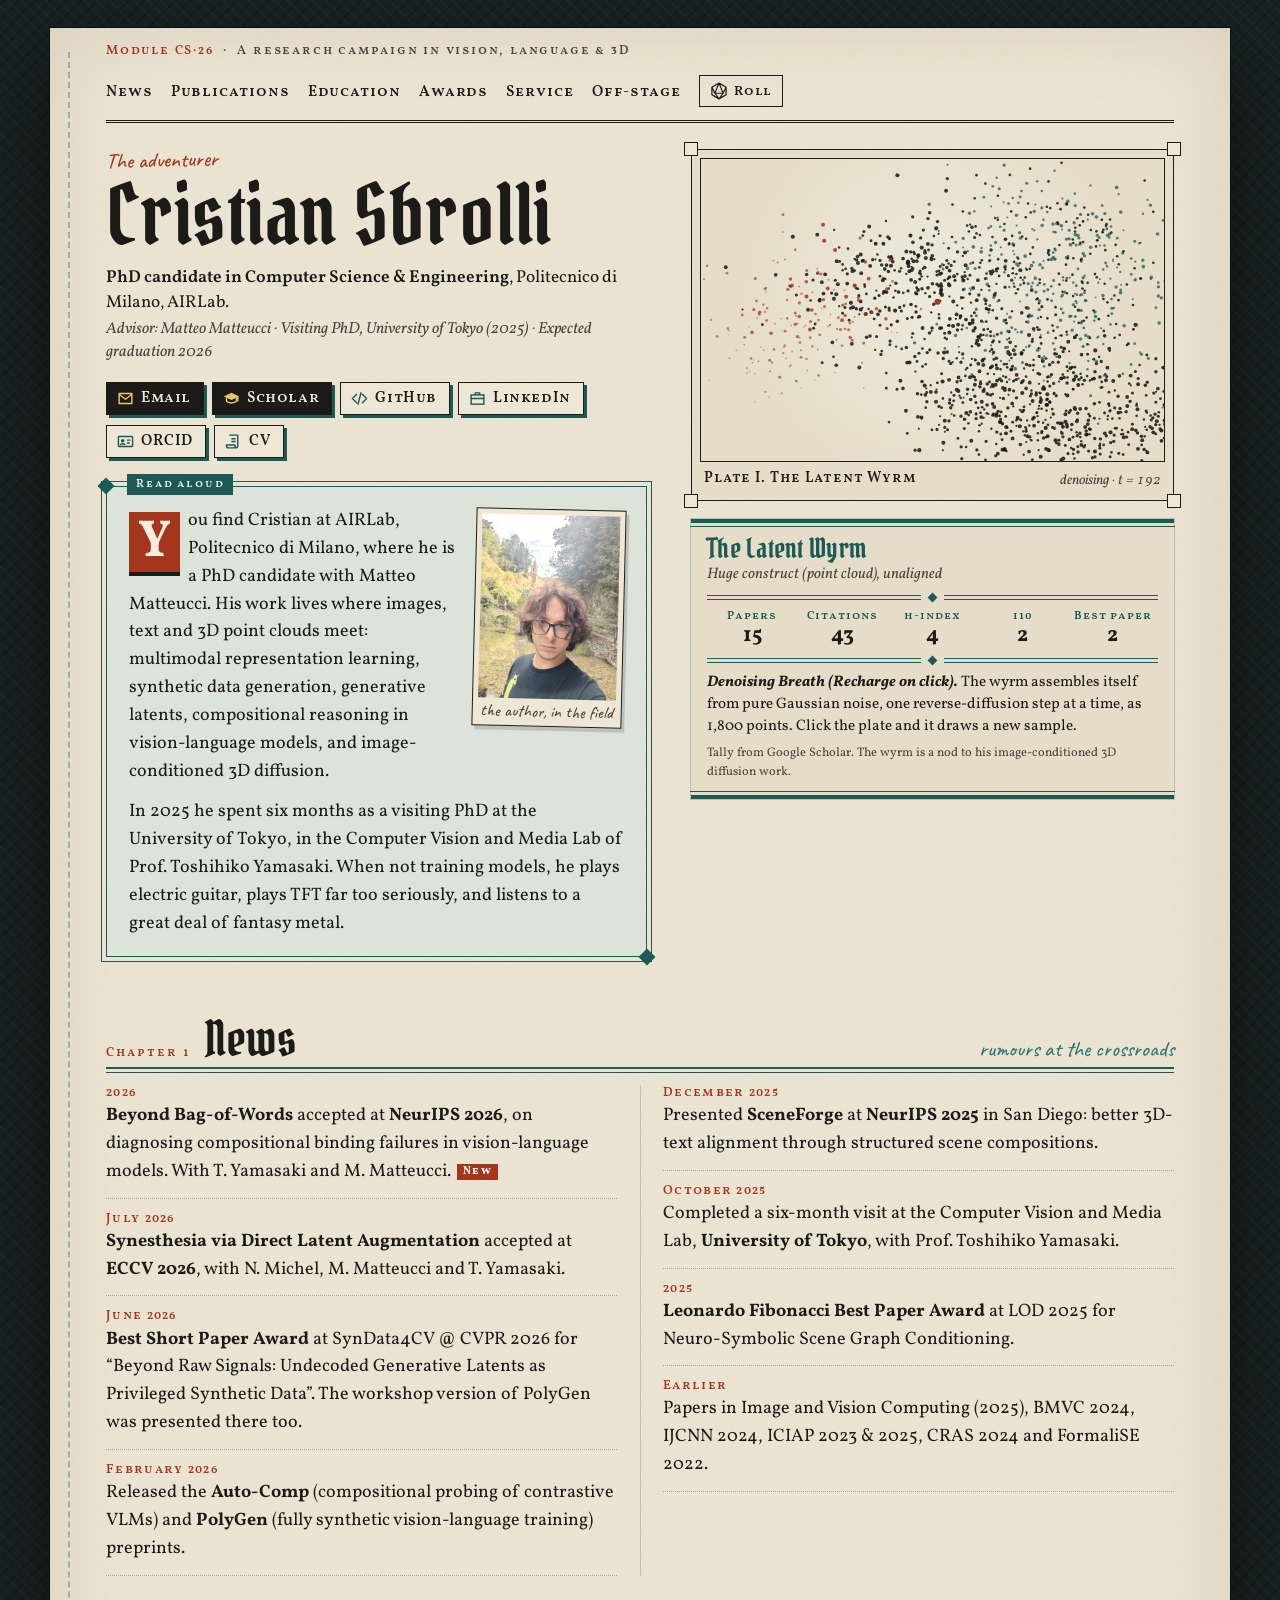
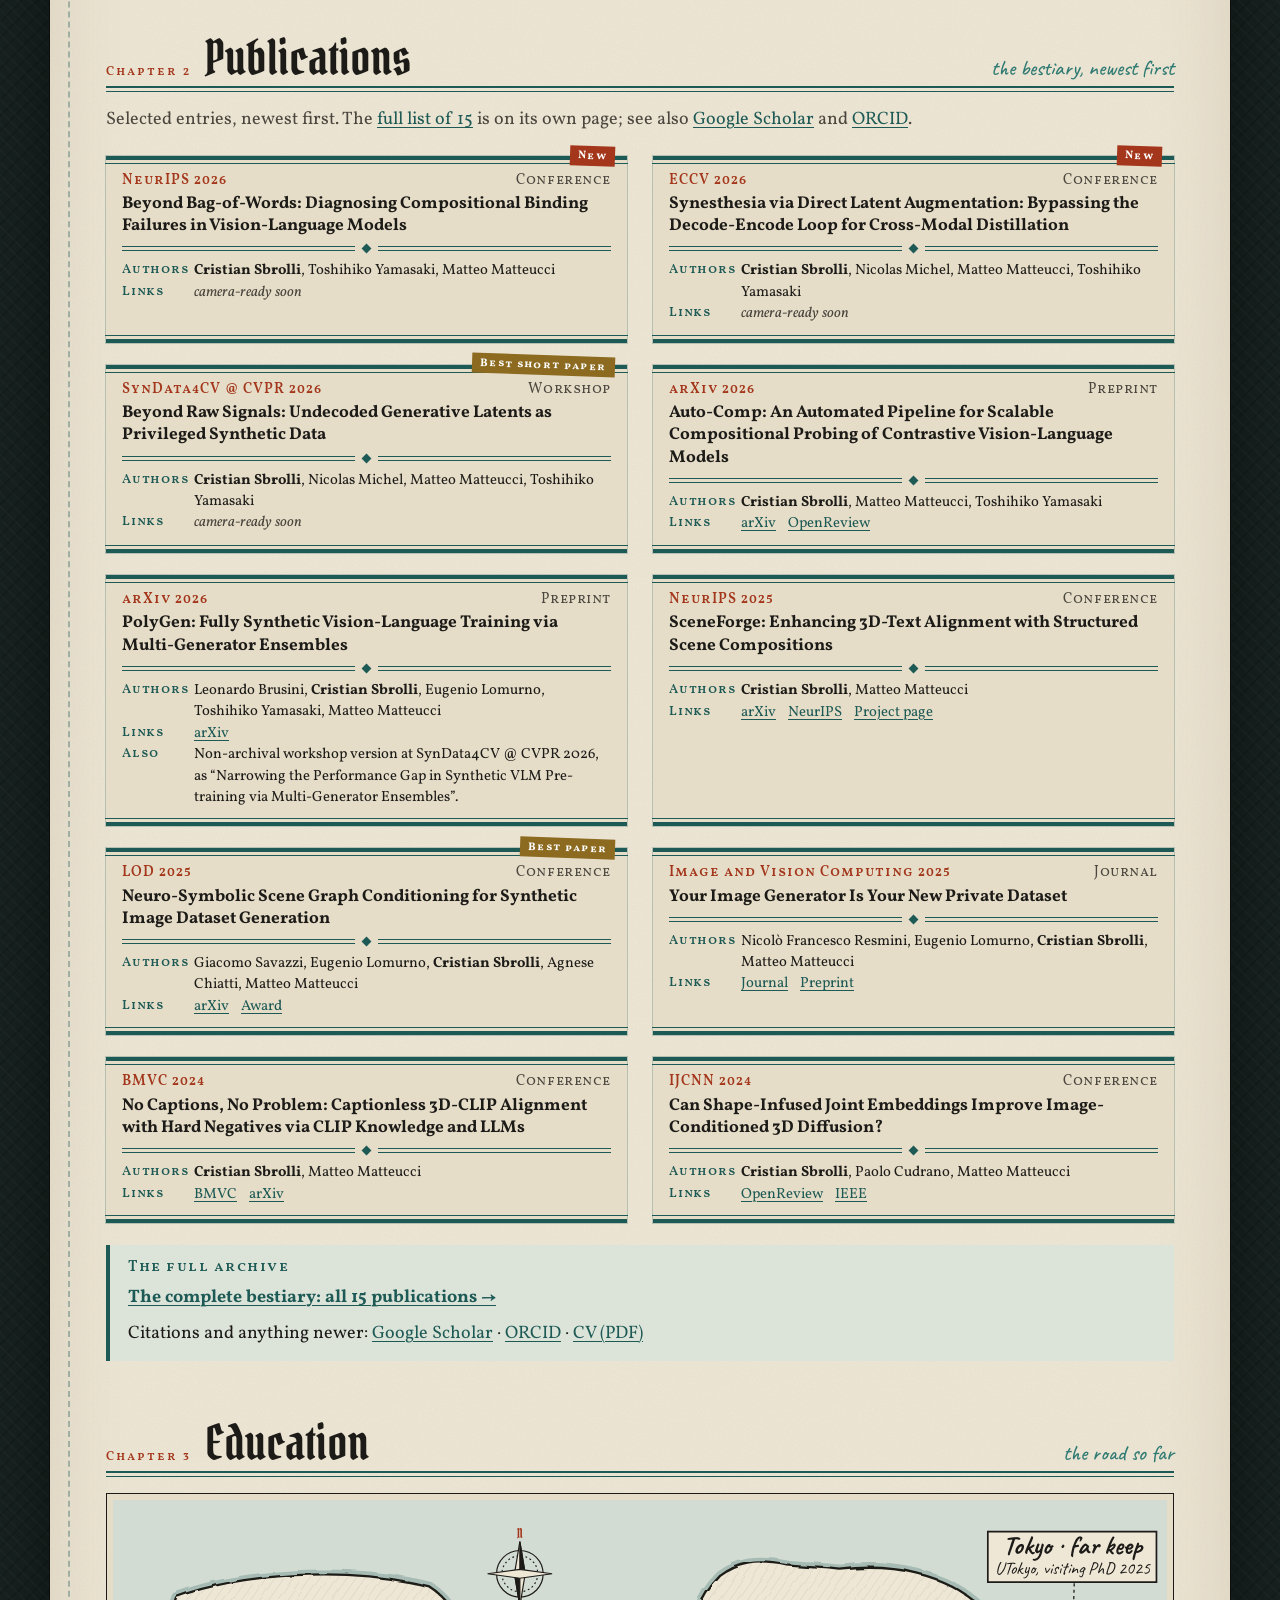
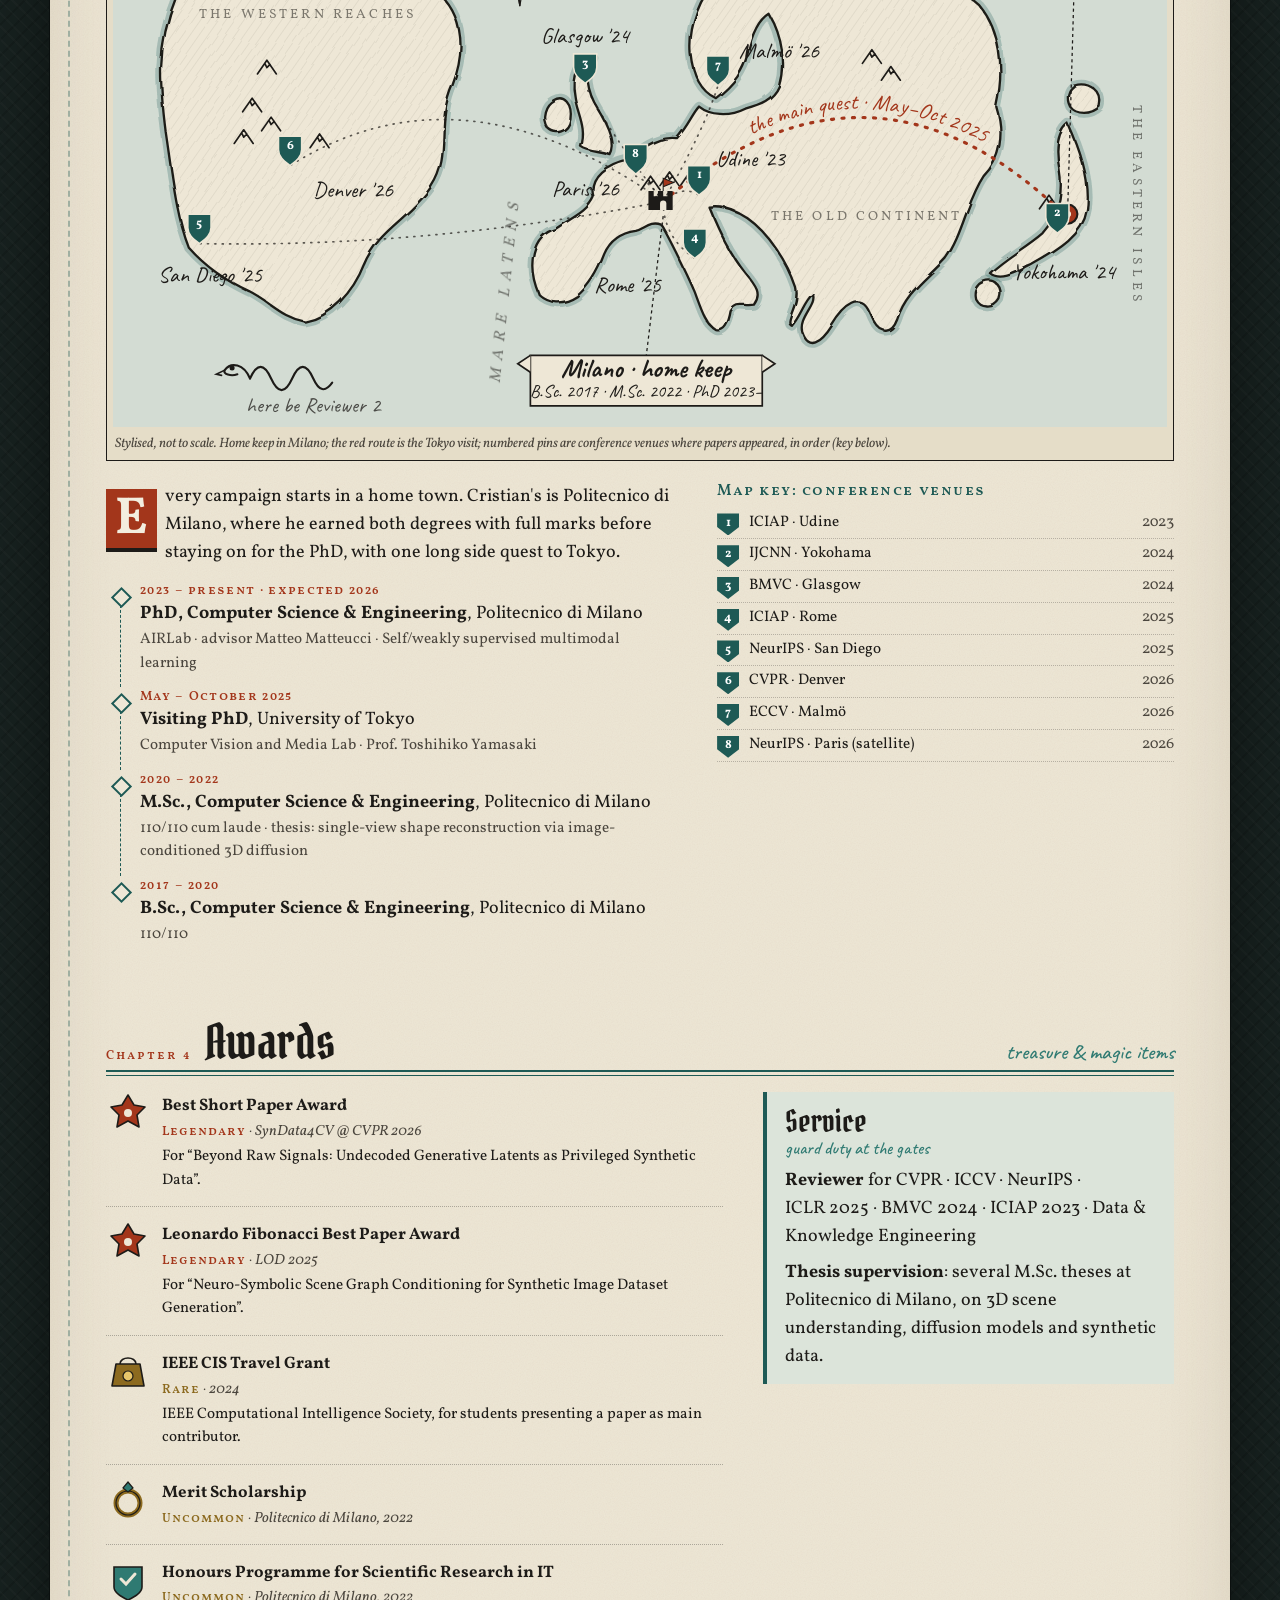
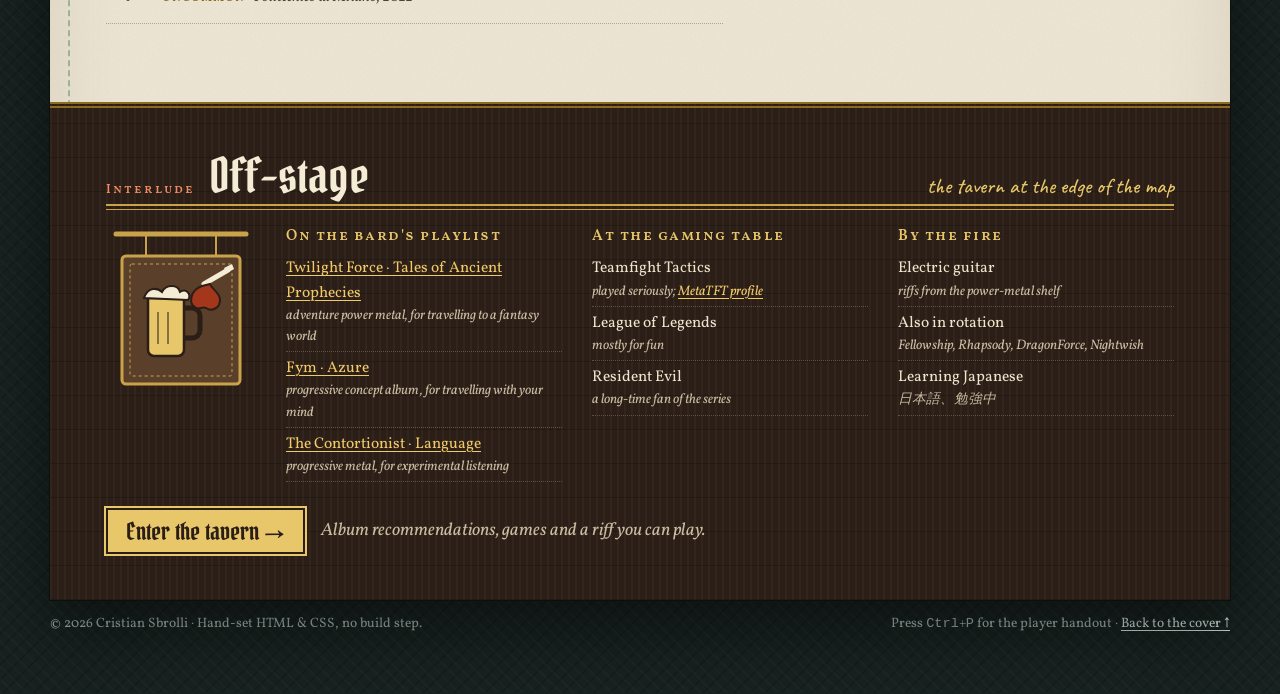
<file: index.html>
<!doctype html>
<html lang="en">
<head>
<meta charset="utf-8">
<meta name="viewport" content="width=device-width, initial-scale=1">
<title>Cristian Sbrolli · PhD candidate, Politecnico di Milano</title>
<meta name="description" content="Cristian Sbrolli, PhD candidate at Politecnico di Milano (AIRLab): multimodal representation learning, synthetic data, 3D point clouds, compositional reasoning in vision-language models.">
<meta property="og:title" content="Cristian Sbrolli · Module CS·26">
<meta property="og:description" content="PhD candidate at Politecnico di Milano (AIRLab). Multimodal learning across images, text and 3D. NeurIPS 2026, ECCV 2026, NeurIPS 2025.">
<meta property="og:image" content="https://mortorit.github.io/assets/img/profile.jpg">
<meta property="og:type" content="website">
<link rel="icon" href="assets/img/favicon.svg" type="image/svg+xml">
<link rel="preconnect" href="https://fonts.googleapis.com">
<link rel="preconnect" href="https://fonts.gstatic.com" crossorigin>
<link href="https://fonts.googleapis.com/css2?family=Caveat:wght@500;700&family=Pirata+One&family=Vollkorn+SC:wght@400;600&family=Vollkorn:ital,wght@0,400;0,600;0,700;1,400;1,600&display=swap" rel="stylesheet">
<link rel="stylesheet" href="assets/css/site.css">
<script defer src="assets/js/data.js"></script>
<script defer src="assets/js/site.js"></script>
<script defer src="assets/js/wyrm.js"></script>
</head>
<body data-root="" id="top">
<a class="skip" href="#news">Skip to content</a>

<svg width="0" height="0" style="position:absolute" aria-hidden="true">
  <defs>
    <symbol id="i-mail" viewBox="0 0 24 24"><path d="M3 5h18v14H3z M3 6l9 7 9-7" fill="none" stroke="currentColor" stroke-width="2" stroke-linejoin="round"/></symbol>
    <symbol id="i-cap" viewBox="0 0 24 24"><path d="M1 9l11-5 11 5-11 5z" fill="currentColor"/><path d="M5 11v5c3 3 11 3 14 0v-5" fill="none" stroke="currentColor" stroke-width="2"/><path d="M21 10v6" stroke="currentColor" stroke-width="2"/></symbol>
    <symbol id="i-code" viewBox="0 0 24 24"><path d="M8 6l-6 6 6 6M16 6l6 6-6 6M14 4l-4 16" fill="none" stroke="currentColor" stroke-width="2" stroke-linecap="round" stroke-linejoin="round"/></symbol>
    <symbol id="i-guild" viewBox="0 0 24 24"><rect x="3" y="7" width="18" height="13" fill="none" stroke="currentColor" stroke-width="2"/><path d="M9 7V4h6v3M3 12h18" fill="none" stroke="currentColor" stroke-width="2"/></symbol>
    <symbol id="i-id" viewBox="0 0 24 24"><rect x="2" y="5" width="20" height="14" rx="1" fill="none" stroke="currentColor" stroke-width="2"/><circle cx="8" cy="11" r="2.5" fill="currentColor"/><path d="M4.5 17c1-2.5 6-2.5 7 0M14 10h5M14 14h4" stroke="currentColor" stroke-width="2" fill="none"/></symbol>
    <symbol id="i-scroll" viewBox="0 0 24 24"><path d="M6 3h12v15a3 3 0 0 1-3 3H5a3 3 0 0 1-3-3v-1h12v1a3 3 0 0 0 3 3" fill="none" stroke="currentColor" stroke-width="2" stroke-linejoin="round"/><path d="M9 8h6M9 12h6" stroke="currentColor" stroke-width="2"/></symbol>
    <symbol id="i-d20" viewBox="0 0 24 24"><path d="M12 1.5l9.5 5.5v10L12 22.5 2.5 17V7z M12 1.5L6.5 15h11z M2.5 7l4 8M21.5 7l-4 8M6.5 15L12 22.5 17.5 15" fill="none" stroke="currentColor" stroke-width="1.6" stroke-linejoin="round"/></symbol>
  </defs>
</svg>

<div class="sheet">
  <header class="mast">
    <div class="code"><b>Module CS·26</b> &nbsp;·&nbsp; A research campaign in vision, language &amp; 3D</div>
    <nav aria-label="Sections">
      <ul>
        <li><a href="#news">News</a></li>
        <li><a href="#publications">Publications</a></li>
        <li><a href="#education">Education</a></li>
        <li><a href="#awards">Awards</a></li>
        <li><a href="#service">Service</a></li>
        <li><a href="off-stage/">Off-stage</a></li>
        <li><button class="d20btn" id="roll" type="button" aria-label="Roll a d20 for a random paper"><svg aria-hidden="true"><use href="#i-d20"/></svg>Roll</button></li>
      </ul>
    </nav>
  </header>

  <section class="hero" aria-label="Introduction">
    <div>
      <p class="kicker">The adventurer</p>
      <h1>Cristian Sbrolli</h1>
      <p class="role"><strong>PhD candidate in Computer Science &amp; Engineering</strong>, Politecnico di Milano, AIRLab.
        <span class="sub">Advisor: Matteo Matteucci · Visiting PhD, University of Tokyo (2025) · Expected graduation 2026</span></p>

      <ul class="links" aria-label="Contact and profiles">
        <li class="primary"><a href="mailto:cristian.sbrolli@polimi.it" data-print="cristian.sbrolli@polimi.it"><svg aria-hidden="true"><use href="#i-mail"/></svg>Email</a></li>
        <li class="primary"><a href="https://scholar.google.com/citations?user=yhvx_3AAAAAJ&amp;hl=en" data-print="scholar.google.com"><svg aria-hidden="true"><use href="#i-cap"/></svg>Scholar</a></li>
        <li><a href="https://github.com/mortorit" data-print="github.com/mortorit"><svg aria-hidden="true"><use href="#i-code"/></svg>GitHub</a></li>
        <li><a href="https://www.linkedin.com/in/cristian-sbrolli-2275651b2/" data-print="linkedin.com"><svg aria-hidden="true"><use href="#i-guild"/></svg>LinkedIn</a></li>
        <li><a href="https://orcid.org/0000-0001-6873-1967" data-print="0000-0001-6873-1967"><svg aria-hidden="true"><use href="#i-id"/></svg>ORCID</a></li>
        <li><a href="assets/docs/Cristian_Sbrolli_CV.pdf" data-print="(PDF)"><svg aria-hidden="true"><use href="#i-scroll"/></svg>CV</a></li>
      </ul>

      <div class="readaloud">
        <span class="tag">Read aloud</span>
        <figure class="portrait">
          <img src="assets/img/profile.jpg" alt="Cristian Sbrolli: long wavy dark hair, black-framed glasses, black band t-shirt, standing by a river with an old stone bell tower behind." width="960" height="1280">
          <figcaption>the author, in the field</figcaption>
        </figure>
        <p class="dropcap">You find Cristian at AIRLab, Politecnico di Milano, where he is a PhD candidate with Matteo Matteucci. His work lives where images, text and 3D point clouds meet: multimodal representation learning, synthetic data generation, generative latents, compositional reasoning in vision-language models, and image-conditioned 3D diffusion.</p>
        <p>In 2025 he spent six months as a visiting PhD at the University of Tokyo, in the Computer Vision and Media Lab of Prof. Toshihiko Yamasaki. When not training models, he plays electric guitar, plays TFT far too seriously, and listens to a great deal of fantasy metal.</p>
      </div>
    </div>

    <div>
      <figure class="plate">
        <span class="corner c1"></span><span class="corner c2"></span><span class="corner c3"></span><span class="corner c4"></span>
        <div class="frame">
          <canvas id="wyrm" width="460" height="300" role="img" aria-label="A dragon drawn with about 1,800 dots, which assemble out of random noise like a diffusion model's reverse process. Click to draw a new sample."></canvas>
        </div>
        <figcaption><b>Plate I. The Latent Wyrm</b><span class="tstep" id="tstep">t = 1000</span></figcaption>
      </figure>

      <div class="stat monster">
        <h2>The Latent Wyrm</h2>
        <p class="type">Huge construct (point cloud), unaligned</p>
        <div class="drule"><i></i></div>
        <dl class="abil" aria-label="Research tally">
          <div><dt>Papers</dt><dd data-stat="papers">15</dd></div>
          <div><dt>Citations</dt><dd data-stat="citations">43</dd></div>
          <div><dt>h-index</dt><dd data-stat="h">4</dd></div>
          <div><dt>i10</dt><dd data-stat="i10">2</dd></div>
          <div><dt>Best paper</dt><dd data-stat="awards">2</dd></div>
        </dl>
        <div class="drule"><i></i></div>
        <p><b>Denoising Breath (Recharge on click).</b> The wyrm assembles itself from pure Gaussian noise, one reverse-diffusion step at a time, as 1,800 points. Click the plate and it draws a new sample.</p>
        <p class="src">Tally from Google Scholar. The wyrm is a nod to his image-conditioned 3D diffusion work.</p>
      </div>
    </div>
  </section>

  <!-- ===================== NEWS ===================== -->
  <section class="chapter" id="news" aria-labelledby="h-news">
    <div class="chead"><span class="num">Chapter 1</span><h2 id="h-news">News</h2><span class="alias">rumours at the crossroads</span></div>
    <div class="cols">
      <ul class="news" id="newslist">
        <li><time datetime="2026">2026</time><b>Beyond Bag-of-Words</b> accepted at <b>NeurIPS 2026</b>.</li>
      </ul>
    </div>
  </section>

  <!-- ===================== PUBLICATIONS ===================== -->
  <section class="chapter" id="publications" aria-labelledby="h-pubs">
    <div class="chead"><span class="num">Chapter 2</span><h2 id="h-pubs">Publications</h2><span class="alias">the bestiary, newest first</span></div>
    <p class="lede">Selected entries, newest first. The <a href="publications/">full list of <span data-stat="papers">15</span></a> is on its own page; see also <a href="https://scholar.google.com/citations?user=yhvx_3AAAAAJ&amp;hl=en">Google Scholar</a> and <a href="https://orcid.org/0000-0001-6873-1967">ORCID</a>.</p>
    <div class="pubs" id="publist">
      <noscript><p>The publication list needs JavaScript. See the <a href="https://scholar.google.com/citations?user=yhvx_3AAAAAJ&amp;hl=en">Google Scholar profile</a> instead.</p></noscript>
    </div>
  </section>

  <!-- ===================== EDUCATION ===================== -->
  <section class="chapter" id="education" aria-labelledby="h-edu">
    <div class="chead"><span class="num">Chapter 3</span><h2 id="h-edu">Education</h2><span class="alias">the road so far</span></div>

    <figure class="map">
      <div class="scroll" id="mapscroll" tabindex="0" aria-label="Journey map (scrolls sideways on small screens)">
      <svg viewBox="0 0 1000 500" role="img" aria-labelledby="map-t map-d">
        <title id="map-t">Map of the journey</title>
        <desc id="map-d">A hand-drawn style map. Home keep: Milano, Politecnico di Milano (B.Sc. 2017, M.Sc. 2022, PhD 2023 to present). Main route to Tokyo, University of Tokyo, visiting PhD 2025. Numbered pins mark conference venues: ICIAP Udine 2023, IJCNN Yokohama 2024, BMVC Glasgow 2024, ICIAP Rome 2025, NeurIPS San Diego 2025, CVPR Denver 2026, ECCV Malmö 2026, NeurIPS Paris satellite 2026.</desc>
        <defs>
          <filter id="rough" x="-5%" y="-5%" width="110%" height="110%">
            <feTurbulence type="fractalNoise" baseFrequency=".04" numOctaves="2" seed="7"/>
            <feDisplacementMap in="SourceGraphic" scale="4.5"/>
          </filter>
          <pattern id="hatch" width="7" height="7" patternUnits="userSpaceOnUse" patternTransform="rotate(35)">
            <line x1="0" y1="0" x2="0" y2="7" stroke="#1D1B18" stroke-opacity=".10" stroke-width="1.2"/>
          </pattern>
          <g id="mtn"><path d="M-9 5 L0 -8 L9 5 M-2 -5 L0 -1 L3 -4" fill="none" stroke="#1D1B18" stroke-width="1.6" stroke-linejoin="round" stroke-linecap="round"/></g>
          <g id="pin"><path d="M-11 -30 h22 v13 c0 7 -6 11 -11 15 c-5 -4 -11 -8 -11 -15z" fill="#1E5A55" stroke="#EEE7D6" stroke-width="1.5"/></g>
          <g id="wave"><path d="M-10 0 q5 -5 10 0 q5 5 10 0" fill="none" stroke="#1E5A55" stroke-opacity=".45" stroke-width="1.4" stroke-linecap="round"/></g>
        </defs>

        <!-- sea texture -->
        <rect width="1000" height="500" fill="#D3DCD3"/>
        <g opacity=".9">
          <use href="#wave" x="360" y="120"/><use href="#wave" x="340" y="250"/><use href="#wave" x="380" y="330"/>
          <use href="#wave" x="40" y="440"/><use href="#wave" x="250" y="455"/><use href="#wave" x="700" y="460"/>
          <use href="#wave" x="960" y="120"/><use href="#wave" x="955" y="472"/><use href="#wave" x="560" y="455"/>
          <use href="#wave" x="20" y="60"/><use href="#wave" x="740" y="420"/><use href="#wave" x="470" y="40"/>
        </g>

        <g filter="url(#rough)">
          <!-- coast halo -->
          <g fill="none" stroke="#1E5A55" stroke-opacity=".25" stroke-width="9" stroke-linejoin="round">
            <path id="am" d="M60,92 C120,70 220,62 300,82 C332,102 336,140 322,176 C306,212 322,242 302,272 C282,302 252,312 238,346 C228,372 206,396 182,400 C160,396 150,382 130,372 C104,360 86,346 72,330 C60,300 56,260 50,220 C45,180 40,140 60,92 Z"/>
            <path id="eu" d="M404,374 C392,346 398,318 420,312 C434,302 450,296 456,282 C450,262 470,250 488,246 C506,232 520,224 535,226 C546,214 550,202 556,196 C566,204 584,206 600,198 C614,194 626,190 632,176 C638,156 634,128 622,108 C612,114 606,128 602,146 C598,162 590,174 572,188 C558,182 550,166 548,146 C546,120 556,92 576,72 C592,60 610,56 640,62 C660,64 676,64 690,66 C740,60 790,70 822,100 C842,124 846,160 838,196 C846,222 842,246 826,262 C810,286 806,318 790,340 C772,360 752,372 744,398 C738,414 726,412 718,392 C710,372 694,384 682,404 C672,420 660,428 654,410 C650,396 668,384 664,374 C656,380 652,396 644,404 C636,400 652,384 648,368 C640,344 622,316 602,302 C590,294 578,290 566,292 C574,312 584,334 600,354 C610,366 616,374 608,384 C598,386 592,380 586,390 C584,402 580,410 572,408 C562,402 558,388 552,372 C546,358 540,346 534,334 C528,322 524,314 520,308 C510,304 504,312 496,314 C482,316 472,322 466,336 C460,352 452,366 440,376 C428,384 414,384 404,374 Z"/>
            <path id="gb" d="M456,150 C446,162 450,182 460,198 C470,214 478,232 472,242 C462,238 452,240 444,234 C450,216 440,202 438,186 C434,166 442,150 456,150 Z"/>
            <path id="ie" d="M418,190 C428,184 436,194 434,208 C432,220 420,224 412,216 C406,206 410,194 418,190 Z"/>
            <path id="jp" d="M906,212 C918,238 928,268 924,294 C920,318 898,332 872,346 C856,354 842,362 832,354 C846,340 866,330 882,316 C896,300 902,280 898,256 C894,236 896,220 906,212 Z"/>
            <path id="hk" d="M912,176 C926,172 940,182 936,196 C928,204 914,204 908,196 C904,188 906,180 912,176 Z"/>
            <path id="ky" d="M826,362 C836,358 844,366 840,378 C834,388 822,386 818,378 C816,370 820,364 826,362 Z"/>
          </g>
          <g fill="#EEE7D6" stroke="#1D1B18" stroke-width="2.2" stroke-linejoin="round">
            <use href="#am"/><use href="#eu"/><use href="#gb"/><use href="#ie"/><use href="#jp"/><use href="#hk"/><use href="#ky"/>
          </g>
          <g fill="url(#hatch)">
            <use href="#am"/><use href="#eu"/><use href="#gb"/><use href="#ie"/><use href="#jp"/><use href="#hk"/><use href="#ky"/>
          </g>
        </g>

        <!-- mountains: Rockies, Alps, Fuji -->
        <g>
          <use href="#mtn" x="132" y="196"/><use href="#mtn" x="150" y="214"/><use href="#mtn" x="124" y="226"/><use href="#mtn" x="146" y="160"/><use href="#mtn" x="196" y="230"/>
          <use href="#mtn" x="510" y="270"/><use href="#mtn" x="528" y="266"/><use href="#mtn" x="546" y="268"/>
          <use href="#mtn" x="888" y="288"/>
          <use href="#mtn" x="720" y="150"/><use href="#mtn" x="738" y="166"/>
        </g>

        <!-- region names (flavour) -->
        <g font-family="Vollkorn SC, serif" font-size="15" letter-spacing="5" fill="#1D1B18" fill-opacity=".55" text-anchor="middle">
          <text x="185" y="112" font-size="13" letter-spacing="3">THE WESTERN REACHES</text>
          <text x="715" y="304" font-size="13" letter-spacing="3">THE OLD CONTINENT</text>
          <text x="376" y="370" transform="rotate(-84 376 370)" font-style="italic" letter-spacing="7">MARE LATENS</text>
        </g>
        <text x="968" y="290" transform="rotate(90 968 290)" font-family="Vollkorn SC, serif" font-size="13" letter-spacing="4" fill="#1D1B18" fill-opacity=".55" text-anchor="middle">THE EASTERN ISLES</text>

        <!-- sea serpent -->
        <g transform="translate(190 448)" fill="none" stroke="#1D1B18" stroke-width="2" stroke-linecap="round">
          <path d="M-60 6 q10 -22 20 0 q10 22 20 0 q10 -22 20 0 q8 18 18 4"/>
          <path d="M-60 6 c-6 -14 -18 -16 -24 -8 c-2 4 6 6 12 4" />
          <circle cx="-77" cy="-4" r="1.4" fill="#1D1B18"/>
          <path d="M-84 -2 l-8 4 l5 1" stroke-width="1.5"/>
        </g>
        <text x="190" y="486" font-family="Caveat, cursive" font-size="20" fill="#1D1B18" fill-opacity=".75" text-anchor="middle">here be Reviewer 2</text>

        <!-- compass rose -->
        <g transform="translate(386 70) scale(.85)" stroke="#1D1B18" stroke-width="1.3">
          <circle r="26" fill="none"/><circle r="20" fill="none" stroke-dasharray="2 3"/>
          <path d="M0 -36 L6 0 L0 36 L-6 0Z" fill="#EEE7D6"/><path d="M0 -36 L6 0 L0 0Z" fill="#1D1B18"/><path d="M0 36 L-6 0 L0 0Z" fill="#1D1B18"/>
          <path d="M-36 0 L0 -5 L36 0 L0 5Z" fill="#EEE7D6"/>
          <text y="-40" text-anchor="middle" font-family="Pirata One, serif" font-size="15" stroke="none" fill="#A3361B">N</text>
        </g>

        <!-- dotted lines: venues, not necessarily trips -->
        <g fill="none" stroke="#1D1B18" stroke-opacity=".7" stroke-width="1.6" stroke-dasharray="1 6" stroke-linecap="round">
          <path d="M522 286 Q540 270 556 280"/>
          <path d="M522 286 Q510 268 496 262"/>
          <path d="M522 286 Q522 320 552 340"/>
          <path d="M522 286 Q470 220 448 176"/>
          <path d="M522 286 Q560 220 574 176"/>
          <path d="M522 286 Q330 150 168 252"/>
          <path d="M522 286 Q300 330 82 326"/>
        </g>
        <!-- main quest: Milano to Tokyo -->
        <path id="quest" d="M522 286 Q720 120 904 300" fill="none" stroke="#A3361B" stroke-width="3" stroke-dasharray="2 8" stroke-linecap="round"/>
        <text font-family="Caveat, cursive" font-size="21" fill="#A3361B" dy="-8"><textPath href="#quest" startOffset="24%">the main quest · May–Oct 2025</textPath></text>

        <!-- home keep: Milano -->
        <g transform="translate(522 288)">
          <path d="M-14 6 v-18 h5 v5 h4 v-5 h5 v5 h4 v-5 h5 v18z" fill="#1D1B18"/>
          <path d="M-3 6 v-6 a3 3 0 0 1 6 0 v6z" fill="#EEE7D6"/>
          <path d="M0 -12 v-12 l10 4 l-10 4" fill="#A3361B" stroke="#1D1B18" stroke-width="1"/>
        </g>
        <!-- far keep: Tokyo -->
        <g transform="translate(906 298)">
          <circle r="9" fill="#A3361B" stroke="#1D1B18" stroke-width="2"/><circle r="3" fill="#EEE7D6"/>
        </g>

        <!-- cartouches -->
        <g font-family="Caveat, cursive" fill="#1D1B18">
          <path d="M522 300 L506 432" stroke="#1D1B18" stroke-width="1.2" stroke-dasharray="3 3"/>
          <g transform="translate(396 432)">
            <path d="M0 0 h220 v48 h-220z" fill="#EEE7D6" stroke="#1D1B18" stroke-width="1.6"/>
            <path d="M0 0 l-12 8 l12 8 M220 0 l12 8 l-12 8" fill="#EEE7D6" stroke="#1D1B18" stroke-width="1.6"/>
            <text x="110" y="21" text-anchor="middle" font-size="25" font-weight="700">Milano · home keep</text>
            <text x="110" y="40" text-anchor="middle" font-size="17">B.Sc. 2017 · M.Sc. 2022 · PhD 2023–</text>
          </g>
          <path d="M906 286 L912 78" stroke="#1D1B18" stroke-width="1.2" stroke-dasharray="3 3"/>
          <g transform="translate(830 30)">
            <path d="M0 0 h160 v48 h-160z" fill="#EEE7D6" stroke="#1D1B18" stroke-width="1.6"/>
            <text x="80" y="21" text-anchor="middle" font-size="25" font-weight="700">Tokyo · far keep</text>
            <text x="80" y="40" text-anchor="middle" font-size="17">UTokyo, visiting PhD 2025</text>
          </g>
        </g>

        <!-- conference pins -->
        <g font-family="Vollkorn, serif" font-weight="700" font-size="12" fill="#fff" text-anchor="middle">
          <g transform="translate(556 282)"><use href="#pin"/><text y="-18">1</text></g>
          <g transform="translate(896 318)"><use href="#pin"/><text y="-18">2</text></g>
          <g transform="translate(448 176)"><use href="#pin"/><text y="-18">3</text></g>
          <g transform="translate(552 342)"><use href="#pin"/><text y="-18">4</text></g>
          <g transform="translate(82 328)"><use href="#pin"/><text y="-18">5</text></g>
          <g transform="translate(168 254)"><use href="#pin"/><text y="-18">6</text></g>
          <g transform="translate(574 178)"><use href="#pin"/><text y="-18">7</text></g>
          <g transform="translate(496 262)"><use href="#pin"/><text y="-18">8</text></g>
        </g>

        <!-- hand labels -->
        <g font-family="Caveat, cursive" font-size="21" fill="#1D1B18">
          <g class="map-labels-small">
            <text x="572" y="252">Udine '23</text>
            <text x="902" y="360" text-anchor="middle">Yokohama '24</text>
            <text x="448" y="136" text-anchor="middle">Glasgow '24</text>
            <text x="520" y="372" text-anchor="end">Rome '25</text>
            <text x="92" y="362" text-anchor="middle">San Diego '25</text>
            <text x="190" y="282">Denver '26</text>
            <text x="594" y="150">Malmö '26</text>
            <text x="480" y="281" text-anchor="end">Paris '26</text>
          </g>
        </g>
      </svg>
      </div>
      <figcaption><span class="swipe">Swipe sideways to explore the map. </span>Stylised, not to scale. Home keep in Milano; the red route is the Tokyo visit; numbered pins are conference venues where papers appeared, in order (key below).</figcaption>
    </figure>

    <div class="edu-grid">
      <div>
        <p class="dropcap" style="margin:0 0 16px">Every campaign starts in a home town. Cristian's is Politecnico di Milano, where he earned both degrees with full marks before staying on for the PhD, with one long side quest to Tokyo.</p>
        <ol class="edu" reversed>
          <li><span class="when">2023 – present · expected 2026</span><b>PhD, Computer Science &amp; Engineering</b>, Politecnico di Milano<span class="det">AIRLab · advisor Matteo Matteucci · Self/weakly supervised multimodal learning</span></li>
          <li><span class="when">May – October 2025</span><b>Visiting PhD</b>, University of Tokyo<span class="det">Computer Vision and Media Lab · Prof. Toshihiko Yamasaki</span></li>
          <li><span class="when">2020 – 2022</span><b>M.Sc., Computer Science &amp; Engineering</b>, Politecnico di Milano<span class="det">110/110 cum laude · thesis: single-view shape reconstruction via image-conditioned 3D diffusion</span></li>
          <li><span class="when">2017 – 2020</span><b>B.Sc., Computer Science &amp; Engineering</b>, Politecnico di Milano<span class="det">110/110</span></li>
        </ol>
      </div>
      <div>
        <h3 class="h-small">Map key: conference venues</h3>
        <ol class="legend">
          <li><span class="k">1</span>ICIAP · Udine<span class="yr">2023</span></li>
          <li><span class="k">2</span>IJCNN · Yokohama<span class="yr">2024</span></li>
          <li><span class="k">3</span>BMVC · Glasgow<span class="yr">2024</span></li>
          <li><span class="k">4</span>ICIAP · Rome<span class="yr">2025</span></li>
          <li><span class="k">5</span>NeurIPS · San Diego<span class="yr">2025</span></li>
          <li><span class="k">6</span>CVPR · Denver<span class="yr">2026</span></li>
          <li><span class="k">7</span>ECCV · Malmö<span class="yr">2026</span></li>
          <li><span class="k">8</span>NeurIPS · Paris (satellite)<span class="yr">2026</span></li>
        </ol>
      </div>
    </div>
  </section>

  <!-- ===================== AWARDS ===================== -->
  <section class="chapter" id="awards" aria-labelledby="h-aw">
    <div class="chead"><span class="num">Chapter 4</span><h2 id="h-aw">Awards</h2><span class="alias">treasure &amp; magic items</span></div>
    <div class="aw-grid">
      <ul class="loot">
        <li>
          <svg viewBox="0 0 44 44" aria-hidden="true"><path d="M22 3l6 10 11 2-8 8 2 12-11-6-11 6 2-12-8-8 11-2z" fill="#A3361B" stroke="#1D1B18" stroke-width="1.6" stroke-linejoin="round"/><circle cx="22" cy="21" r="4" fill="#EEE7D6"/></svg>
          <div><b>Best Short Paper Award</b><span class="rar"><em class="leg">Legendary</em> · SynData4CV @ CVPR 2026</span><span class="why">For “Beyond Raw Signals: Undecoded Generative Latents as Privileged Synthetic Data”.</span></div>
        </li>
        <li>
          <svg viewBox="0 0 44 44" aria-hidden="true"><path d="M22 3l6 10 11 2-8 8 2 12-11-6-11 6 2-12-8-8 11-2z" fill="#A3361B" stroke="#1D1B18" stroke-width="1.6" stroke-linejoin="round"/><circle cx="22" cy="21" r="4" fill="#EEE7D6"/></svg>
          <div><b>Leonardo Fibonacci Best Paper Award</b><span class="rar"><em class="leg">Legendary</em> · LOD 2025</span><span class="why">For “Neuro-Symbolic Scene Graph Conditioning for Synthetic Image Dataset Generation”.</span></div>
        </li>
        <li>
          <svg viewBox="0 0 44 44" aria-hidden="true"><path d="M10 14 h24 l4 22 h-32z" fill="#8C6A1F" stroke="#1D1B18" stroke-width="1.6" stroke-linejoin="round"/><path d="M14 14 c0 -8 16 -8 16 0" fill="none" stroke="#1D1B18" stroke-width="1.6"/><circle cx="22" cy="26" r="5" fill="#E8C66A" stroke="#1D1B18" stroke-width="1.2"/></svg>
          <div><b>IEEE CIS Travel Grant</b><span class="rar"><em>Rare</em> · 2024</span><span class="why">IEEE Computational Intelligence Society, for students presenting a paper as main contributor.</span></div>
        </li>
        <li>
          <svg viewBox="0 0 44 44" aria-hidden="true"><circle cx="22" cy="24" r="12" fill="none" stroke="#8C6A1F" stroke-width="5"/><circle cx="22" cy="24" r="12" fill="none" stroke="#1D1B18" stroke-width="1.2"/><path d="M17 9 l5 -6 l5 6 l-5 4z" fill="#2F7A72" stroke="#1D1B18" stroke-width="1.2"/></svg>
          <div><b>Merit Scholarship</b><span class="rar"><em>Uncommon</em> · Politecnico di Milano, 2022</span></div>
        </li>
        <li>
          <svg viewBox="0 0 44 44" aria-hidden="true"><path d="M8 8 h28 v20 c0 6 -8 10 -14 13 c-6 -3 -14 -7 -14 -13z" fill="#2F7A72" stroke="#1D1B18" stroke-width="1.6"/><path d="M15 20 l5 5 l9 -10" fill="none" stroke="#EEE7D6" stroke-width="3" stroke-linecap="round"/></svg>
          <div><b>Honours Programme for Scientific Research in IT</b><span class="rar"><em>Uncommon</em> · Politecnico di Milano, 2022</span></div>
        </li>
      </ul>

      <aside class="sidebar service" id="service" aria-labelledby="h-serv">
        <h2 id="h-serv">Service</h2>
        <p class="alias">guard duty at the gates</p>
        <p><b>Reviewer</b> for CVPR · ICCV · NeurIPS · ICLR&nbsp;2025 · BMVC&nbsp;2024 · ICIAP&nbsp;2023 · Data &amp; Knowledge Engineering</p>
        <p><b>Thesis supervision</b>: several M.Sc. theses at Politecnico di Milano, on 3D scene understanding, diffusion models and synthetic data.</p>
      </aside>
    </div>
  </section>

  <!-- ===================== OFF-STAGE teaser ===================== -->
  <section class="tavern chapter" id="off-stage" aria-labelledby="h-off">
    <div class="chead"><span class="num">Interlude</span><h2 id="h-off">Off-stage</h2><span class="alias">the tavern at the edge of the map</span></div>
    <div class="tav-grid">
      <div class="sign" aria-hidden="true">
        <svg viewBox="0 0 150 170">
          <path d="M10 6 h130" stroke="#C9A24A" stroke-width="5" stroke-linecap="round"/>
          <path d="M40 6 v22 M110 6 v22" stroke="#C9A24A" stroke-width="2"/>
          <rect x="16" y="28" width="118" height="128" rx="4" fill="#5A3F2A" stroke="#C9A24A" stroke-width="3"/>
          <rect x="24" y="36" width="102" height="112" rx="2" fill="none" stroke="#C9A24A" stroke-width="1" stroke-dasharray="3 3"/>
          <path d="M42 70 h36 v52 a6 6 0 0 1 -6 6 h-24 a6 6 0 0 1 -6 -6z" fill="#E8C66A" stroke="#2A1E16" stroke-width="2.5"/>
          <path d="M78 80 h8 a8 8 0 0 1 8 8 v14 a8 8 0 0 1 -8 8 h-8" fill="none" stroke="#2A1E16" stroke-width="5"/>
          <path d="M38 70 c4 -12 14 -10 18 -6 c4 -8 16 -8 18 0 c6 -4 12 2 8 8z" fill="#F5ECD6" stroke="#2A1E16" stroke-width="2"/>
          <path d="M52 84 v32 M62 84 v32" stroke="#2A1E16" stroke-width="2" opacity=".5"/>
          <path d="M98 56 l24 -14" stroke="#F5ECD6" stroke-width="5" stroke-linecap="round"/>
          <path d="M118 40 l8 -4 l2 5 l-7 4z" fill="#F5ECD6"/>
          <path d="M96 58 c-12 4 -14 18 -6 22 c4 2 6 -2 10 0 c6 4 14 0 14 -8 c0 -8 -8 -10 -10 -16z" fill="#A3361B" stroke="#2A1E16" stroke-width="2"/>
        </svg>
      </div>
      <div>
        <h3>On the bard's playlist</h3>
        <ul>
          <li><a href="https://music.youtube.com/playlist?list=OLAK5uy_lM0eFweXFqxLWED8meczxz_tC3WqwjnAg">Twilight Force · Tales of Ancient Prophecies</a><small>adventure power metal, for travelling to a fantasy world</small></li>
          <li><a href="https://music.youtube.com/playlist?list=OLAK5uy_nhCZIYCT5PO6oeDSpQNorWUUROkbnOkT8">Fym · Azure</a><small>progressive concept album, for travelling with your mind</small></li>
          <li><a href="https://music.youtube.com/playlist?list=OLAK5uy_m6-cVPBE4xEJenhMZ58easUbQ8xPrjAEI">The Contortionist · Language</a><small>progressive metal, for experimental listening</small></li>
        </ul>
      </div>
      <div>
        <h3>At the gaming table</h3>
        <ul>
          <li>Teamfight Tactics<small>played seriously; <a href="https://www.metatft.com/player/euw/%E3%83%A2%E3%83%AB%E3%83%88%E3%83%AA%E3%83%83%E3%83%88-2411">MetaTFT profile</a></small></li>
          <li>League of Legends<small>mostly for fun</small></li>
          <li>Resident Evil<small>a long-time fan of the series</small></li>
        </ul>
      </div>
      <div>
        <h3>By the fire</h3>
        <ul>
          <li>Electric guitar<small>riffs from the power-metal shelf</small></li>
          <li>Also in rotation<small>Fellowship, Rhapsody, DragonForce, Nightwish</small></li>
          <li>Learning Japanese<small>日本語、勉強中</small></li>
        </ul>
      </div>
    </div>
    <div class="tav-cta"><a href="off-stage/">Enter the tavern →</a><span>Album recommendations, games and a riff you can play.</span></div>
  </section>
</div>

<footer class="colophon">
  <span>© 2026 Cristian Sbrolli · Hand-set HTML &amp; CSS, no build step.</span>
  <span>Press <kbd>Ctrl</kbd>+<kbd>P</kbd> for the player handout · <a href="#top">Back to the cover ↑</a></span>
</footer>

<div class="toast" id="toast" role="status" aria-live="polite"></div>
</body>
</html>
</file>
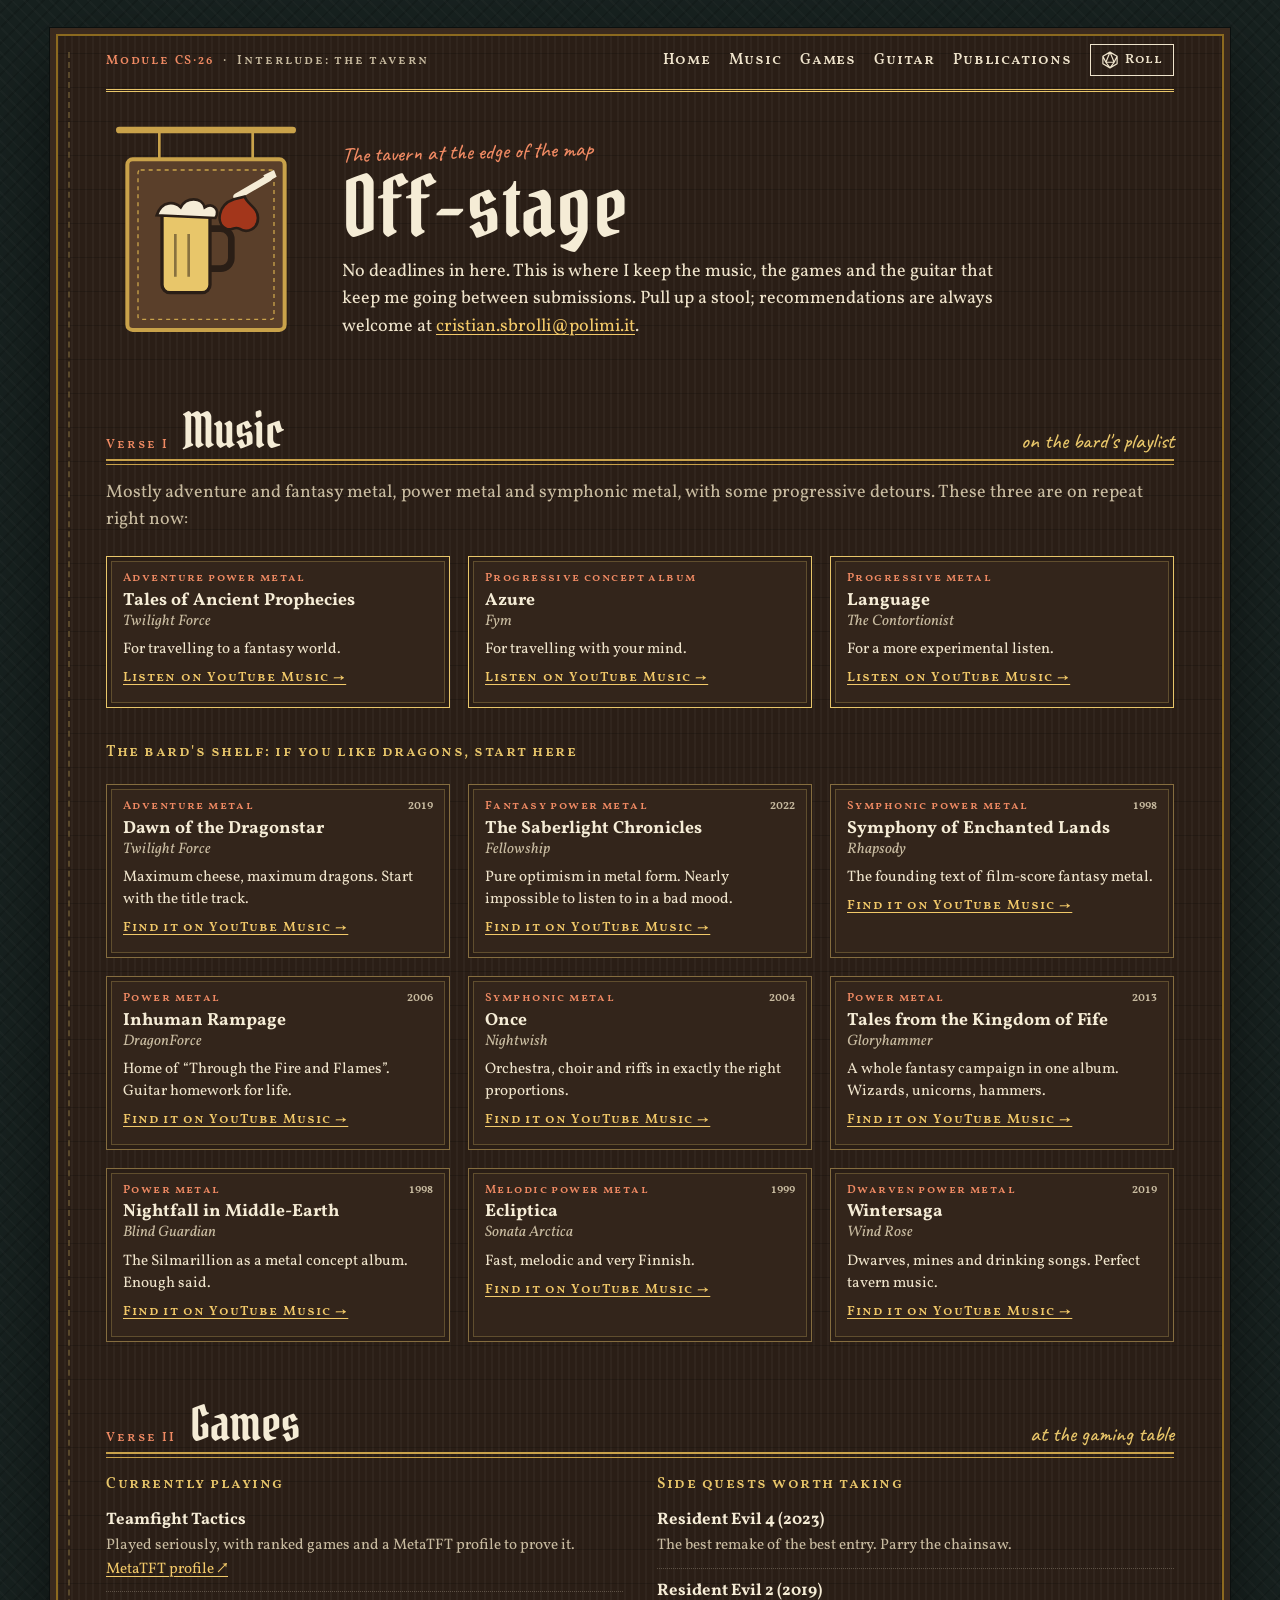
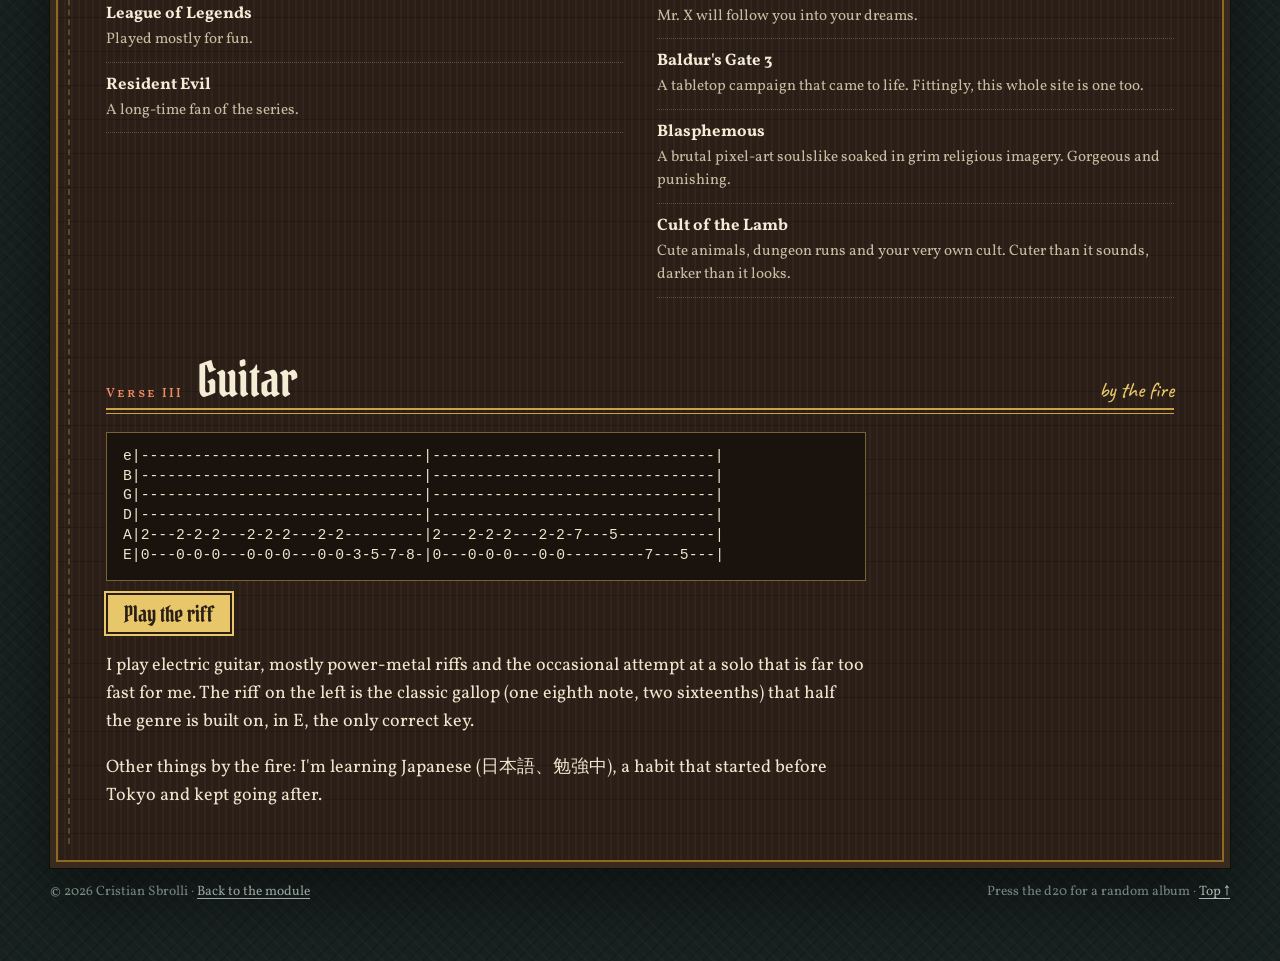
<file: off-stage/index.html>
<!doctype html>
<html lang="en">
<head>
<meta charset="utf-8">
<meta name="viewport" content="width=device-width, initial-scale=1">
<title>Off-stage · Cristian Sbrolli</title>
<meta name="description" content="The tavern at the edge of the map: Cristian Sbrolli's power-metal recommendations, games (TFT, League of Legends, Resident Evil) and guitar.">
<link rel="icon" href="../assets/img/favicon.svg" type="image/svg+xml">
<link rel="preconnect" href="https://fonts.googleapis.com">
<link rel="preconnect" href="https://fonts.gstatic.com" crossorigin>
<link href="https://fonts.googleapis.com/css2?family=Caveat:wght@500;700&family=Pirata+One&family=Vollkorn+SC:wght@400;600&family=Vollkorn:ital,wght@0,400;0,600;0,700;1,400;1,600&display=swap" rel="stylesheet">
<link rel="stylesheet" href="../assets/css/site.css">
<script defer src="../assets/js/data.js"></script>
<script defer src="../assets/js/site.js"></script>
</head>
<body class="tavern-page" data-root="../" id="top">
<a class="skip" href="#music">Skip to content</a>

<div class="sheet">
  <header class="mast">
    <div class="code"><a href="../"><b>Module CS·26</b></a> &nbsp;·&nbsp; Interlude: the tavern</div>
    <nav aria-label="Site">
      <ul>
        <li><a href="../">Home</a></li>
        <li><a href="#music">Music</a></li>
        <li><a href="#games">Games</a></li>
        <li><a href="#guitar">Guitar</a></li>
        <li><a href="../publications/">Publications</a></li>
        <li><button class="d20btn" id="roll" type="button" aria-label="Roll a d20 for a random album"><svg viewBox="0 0 24 24" aria-hidden="true"><path d="M12 1.5l9.5 5.5v10L12 22.5 2.5 17V7z M12 1.5L6.5 15h11z M2.5 7l4 8M21.5 7l-4 8M6.5 15L12 22.5 17.5 15" fill="none" stroke="currentColor" stroke-width="1.6" stroke-linejoin="round"/></svg>Roll</button></li>
      </ul>
    </nav>
  </header>

  <section class="tav-hero" aria-label="Introduction">
    <div class="sign" aria-hidden="true">
      <svg viewBox="0 0 150 170">
        <path d="M10 6 h130" stroke="#C9A24A" stroke-width="5" stroke-linecap="round"/>
        <path d="M40 6 v22 M110 6 v22" stroke="#C9A24A" stroke-width="2"/>
        <rect x="16" y="28" width="118" height="128" rx="4" fill="#5A3F2A" stroke="#C9A24A" stroke-width="3"/>
        <rect x="24" y="36" width="102" height="112" rx="2" fill="none" stroke="#C9A24A" stroke-width="1" stroke-dasharray="3 3"/>
        <path d="M42 70 h36 v52 a6 6 0 0 1 -6 6 h-24 a6 6 0 0 1 -6 -6z" fill="#E8C66A" stroke="#2A1E16" stroke-width="2.5"/>
        <path d="M78 80 h8 a8 8 0 0 1 8 8 v14 a8 8 0 0 1 -8 8 h-8" fill="none" stroke="#2A1E16" stroke-width="5"/>
        <path d="M38 70 c4 -12 14 -10 18 -6 c4 -8 16 -8 18 0 c6 -4 12 2 8 8z" fill="#F5ECD6" stroke="#2A1E16" stroke-width="2"/>
        <path d="M52 84 v32 M62 84 v32" stroke="#2A1E16" stroke-width="2" opacity=".5"/>
        <path d="M98 56 l24 -14" stroke="#F5ECD6" stroke-width="5" stroke-linecap="round"/>
        <path d="M118 40 l8 -4 l2 5 l-7 4z" fill="#F5ECD6"/>
        <path d="M96 58 c-12 4 -14 18 -6 22 c4 2 6 -2 10 0 c6 4 14 0 14 -8 c0 -8 -8 -10 -10 -16z" fill="#A3361B" stroke="#2A1E16" stroke-width="2"/>
      </svg>
    </div>
    <div>
      <p class="kicker">The tavern at the edge of the map</p>
      <h1>Off-stage</h1>
      <p>No deadlines in here. This is where I keep the music, the games and the guitar that keep me going between submissions. Pull up a stool; recommendations are always welcome at <a href="mailto:cristian.sbrolli@polimi.it">cristian.sbrolli@polimi.it</a>.</p>
    </div>
  </section>

  <!-- ===================== MUSIC ===================== -->
  <section class="chapter" id="music" aria-labelledby="h-music">
    <div class="chead"><span class="num">Verse I</span><h2 id="h-music">Music</h2><span class="alias">on the bard's playlist</span></div>
    <p class="lede">Mostly adventure and fantasy metal, power metal and symphonic metal, with some progressive detours. These three are on repeat right now:</p>
    <ul class="cards" id="onrepeat"></ul>

    <h3 class="h-small" style="color:var(--brass);margin-top:36px">The bard's shelf: if you like dragons, start here</h3>
    <ul class="cards" id="shelf"></ul>
  </section>

  <!-- ===================== GAMES ===================== -->
  <section class="chapter" id="games" aria-labelledby="h-games">
    <div class="chead"><span class="num">Verse II</span><h2 id="h-games">Games</h2><span class="alias">at the gaming table</span></div>
    <div class="games">
      <div>
        <h3>Currently playing</h3>
        <ul id="playing"></ul>
      </div>
      <div>
        <h3>Side quests worth taking</h3>
        <ul id="quests"></ul>
      </div>
    </div>
  </section>

  <!-- ===================== GUITAR ===================== -->
  <section class="chapter" id="guitar" aria-labelledby="h-guitar">
    <div class="chead"><span class="num">Verse III</span><h2 id="h-guitar">Guitar</h2><span class="alias">by the fire</span></div>
    <div class="bard">
      <div>
        <pre class="tab" id="tab" aria-label="Guitar tablature of a power-metal gallop riff in E">E|0--0-0-...</pre>
        <button class="riffbtn" id="riff" type="button" aria-pressed="false">Play the riff</button>
      </div>
      <div>
        <p style="margin:0">I play electric guitar, mostly power-metal riffs and the occasional attempt at a solo that is far too fast for me. The riff on the left is the classic gallop (one eighth note, two sixteenths) that half the genre is built on, in E, the only correct key.</p>
        <p>Other things by the fire: I'm learning Japanese (日本語、勉強中), a habit that started before Tokyo and kept going after.</p>
      </div>
    </div>
  </section>
</div>

<footer class="colophon">
  <span>© 2026 Cristian Sbrolli · <a href="../">Back to the module</a></span>
  <span>Press the d20 for a random album · <a href="#top">Top ↑</a></span>
</footer>

<div class="toast" id="toast" role="status" aria-live="polite"></div>
</body>
</html>
</file>
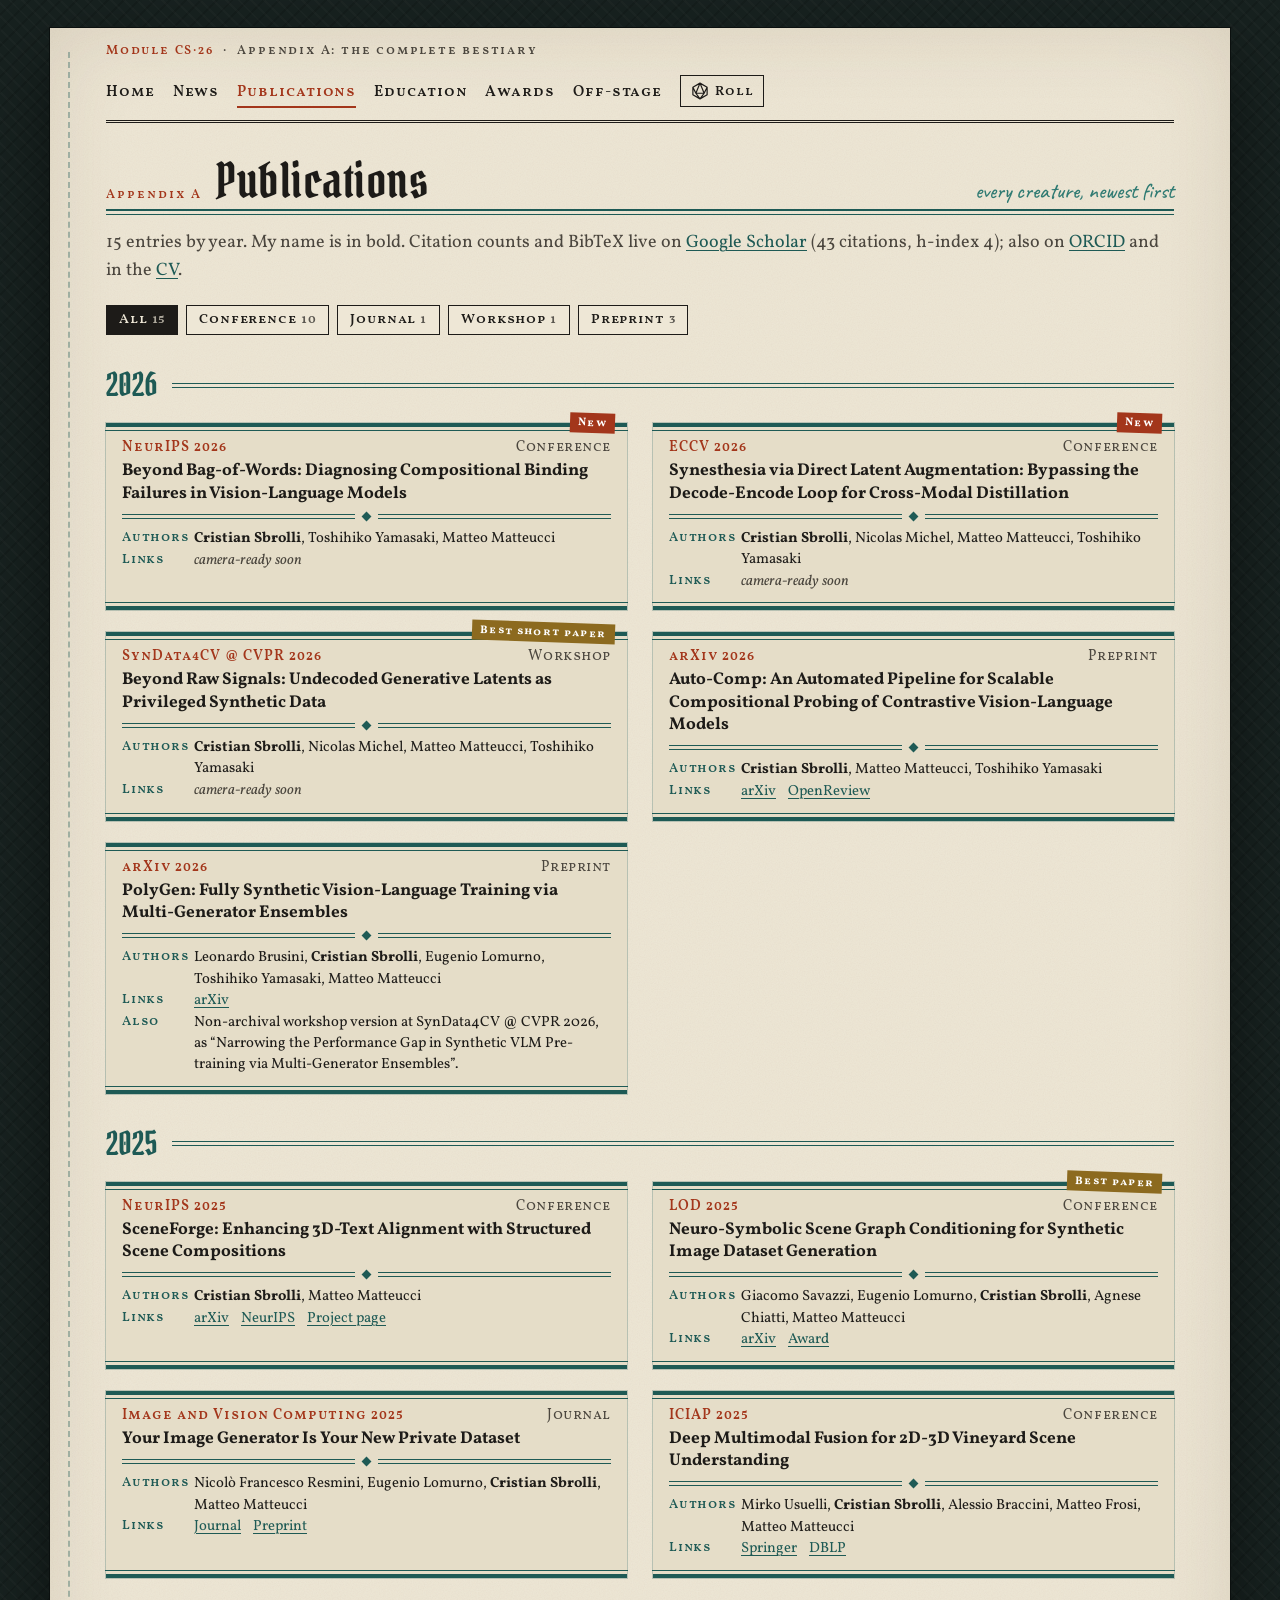
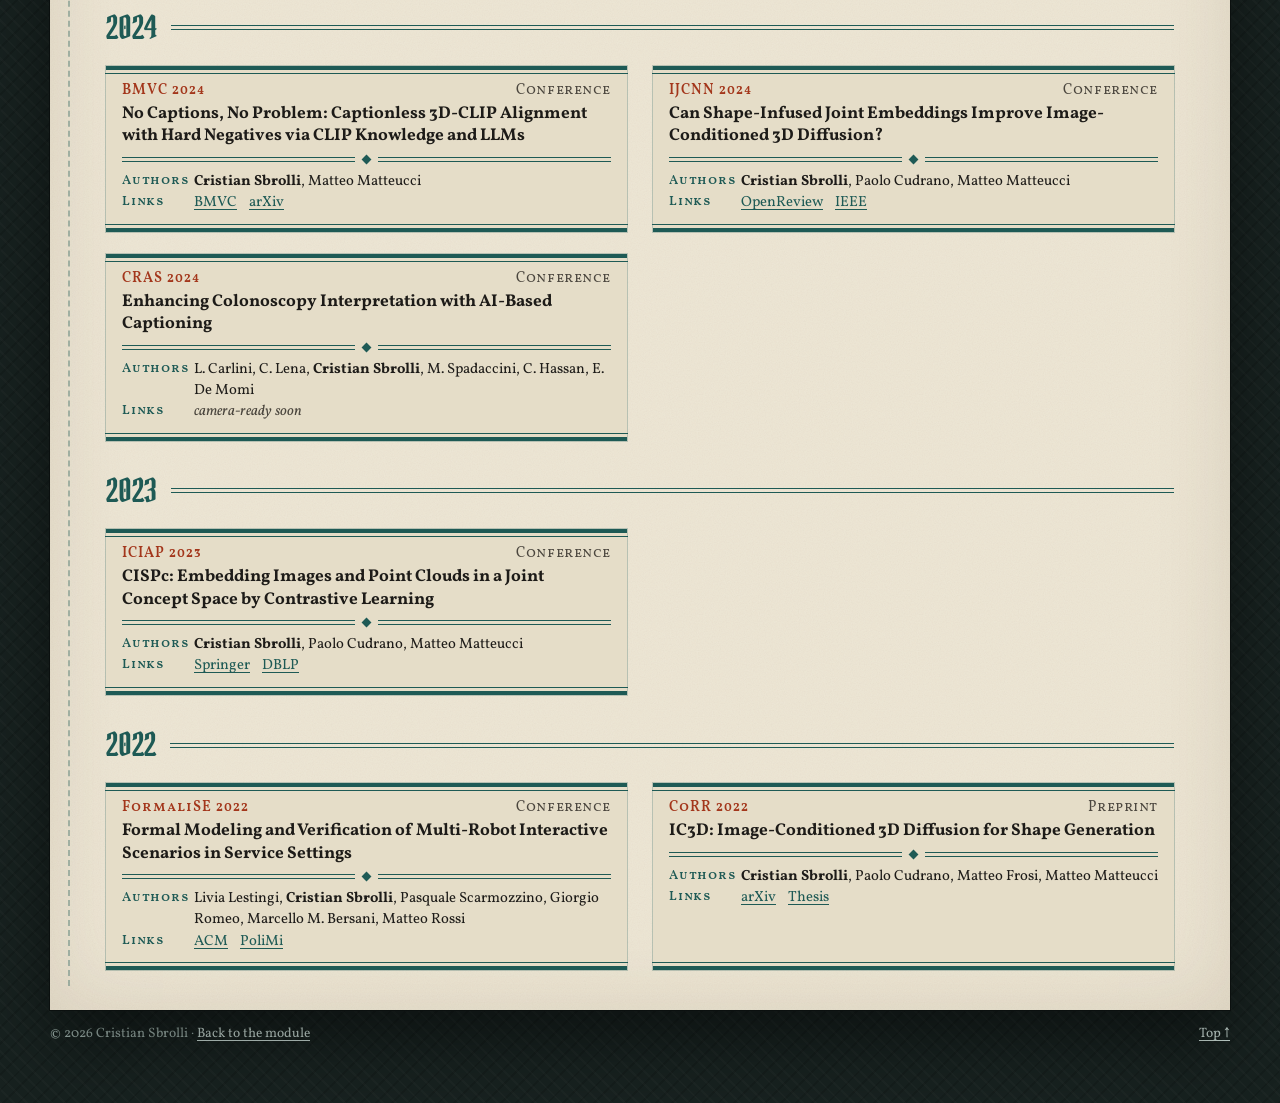
<file: publications/index.html>
<!doctype html>
<html lang="en">
<head>
<meta charset="utf-8">
<meta name="viewport" content="width=device-width, initial-scale=1">
<title>Publications · Cristian Sbrolli</title>
<meta name="description" content="Full publication list of Cristian Sbrolli (Politecnico di Milano): NeurIPS, ECCV, BMVC, IJCNN, ICIAP, Image and Vision Computing and more.">
<link rel="icon" href="../assets/img/favicon.svg" type="image/svg+xml">
<link rel="preconnect" href="https://fonts.googleapis.com">
<link rel="preconnect" href="https://fonts.gstatic.com" crossorigin>
<link href="https://fonts.googleapis.com/css2?family=Caveat:wght@500;700&family=Pirata+One&family=Vollkorn+SC:wght@400;600&family=Vollkorn:ital,wght@0,400;0,600;0,700;1,400;1,600&display=swap" rel="stylesheet">
<link rel="stylesheet" href="../assets/css/site.css">
<script defer src="../assets/js/data.js"></script>
<script defer src="../assets/js/site.js"></script>
</head>
<body data-root="../" id="top">
<a class="skip" href="#fulllist">Skip to the list</a>

<div class="sheet">
  <header class="mast">
    <div class="code"><a href="../"><b>Module CS·26</b></a> &nbsp;·&nbsp; Appendix A: the complete bestiary</div>
    <nav aria-label="Site">
      <ul>
        <li><a href="../">Home</a></li>
        <li><a href="../#news">News</a></li>
        <li><a href="./" aria-current="page">Publications</a></li>
        <li><a href="../#education">Education</a></li>
        <li><a href="../#awards">Awards</a></li>
        <li><a href="../off-stage/">Off-stage</a></li>
        <li><button class="d20btn" id="roll" type="button" aria-label="Roll a d20 for a random paper"><svg viewBox="0 0 24 24" aria-hidden="true"><path d="M12 1.5l9.5 5.5v10L12 22.5 2.5 17V7z M12 1.5L6.5 15h11z M2.5 7l4 8M21.5 7l-4 8M6.5 15L12 22.5 17.5 15" fill="none" stroke="currentColor" stroke-width="1.6" stroke-linejoin="round"/></svg>Roll</button></li>
      </ul>
    </nav>
  </header>

  <section class="chapter" style="margin-top:34px" aria-labelledby="h-all">
    <div class="chead"><span class="num">Appendix A</span><h1 id="h-all">Publications</h1><span class="alias">every creature, newest first</span></div>
    <p class="lede"><span data-stat="papers">15</span> entries by year. My name is in bold. Citation counts and BibTeX live on
      <a href="https://scholar.google.com/citations?user=yhvx_3AAAAAJ&amp;hl=en">Google Scholar</a>
      (<span data-stat="citations">43</span> citations, h-index <span data-stat="h">4</span>); also on
      <a href="https://orcid.org/0000-0001-6873-1967">ORCID</a> and in the <a href="../assets/docs/Cristian_Sbrolli_CV.pdf">CV</a>.</p>
    <ul class="filters" id="filters" aria-label="Filter by type"></ul>
    <div id="fulllist">
      <noscript><p>The list needs JavaScript. See the <a href="https://scholar.google.com/citations?user=yhvx_3AAAAAJ&amp;hl=en">Google Scholar profile</a> instead.</p></noscript>
    </div>
  </section>
</div>

<footer class="colophon">
  <span>© 2026 Cristian Sbrolli · <a href="../">Back to the module</a></span>
  <span><a href="#top">Top ↑</a></span>
</footer>

<div class="toast" id="toast" role="status" aria-live="polite"></div>
</body>
</html>
</file>
<file: assets/css/site.css>
/* ==========================================================================
   Module CS·26: The Latent Wyrm
   An original adventure-module look: vellum page, verdigris + vermilion ink.
   ========================================================================== */
:root{
  --desk:#17211F;
  --paper:#EEE7D6;
  --paper-2:#E5DDC8;
  --box:#DCE4DA;
  --ink:#1D1B18;
  --ink-2:#4B463E;
  --verd:#1E5A55;
  --verd-2:#2F7A72;
  --verm:#A3361B;
  --gold:#8C6A1F;
  --rule:rgba(29,27,24,.18);
  --sea:#D3DCD3;
  --wood:#2A1E16;
  --wood-ink:#EFE4CC;
  --wood-mute:#C8BBA0;
  --brass:#E8C66A;
  --serif:"Vollkorn", Georgia, "Times New Roman", serif;
  --sc:"Vollkorn SC", "Vollkorn", Georgia, serif;
  --display:"Pirata One", "Vollkorn", Georgia, serif;
  --hand:"Caveat", "Comic Sans MS", cursive;
}
*{box-sizing:border-box}
html{scroll-behavior:smooth}
@media (prefers-reduced-motion:reduce){html{scroll-behavior:auto}}
body{
  margin:0;background:var(--desk);color:var(--ink);
  font:400 18px/1.55 var(--serif);
  background-image:
    repeating-linear-gradient(45deg, rgba(255,255,255,.018) 0 2px, transparent 2px 9px),
    repeating-linear-gradient(-45deg, rgba(0,0,0,.12) 0 2px, transparent 2px 11px);
  padding:28px 16px 60px;
}
a{color:var(--verd);text-decoration-thickness:1px;text-underline-offset:3px}
a:hover{color:var(--verm)}
:focus-visible{outline:3px solid var(--verm);outline-offset:2px}
.skip{position:absolute;left:-999px}
.skip:focus{left:16px;top:8px;background:var(--paper);padding:6px 10px;z-index:9}
.vh{position:absolute;width:1px;height:1px;overflow:hidden;clip:rect(0 0 0 0);white-space:nowrap}

/* ---------- the printed sheet ---------- */
.sheet{
  max-width:1180px;margin:0 auto;position:relative;
  background-color:var(--paper);
  background-image:url("data:image/svg+xml,%3Csvg xmlns='http://www.w3.org/2000/svg' width='220' height='220'%3E%3Cfilter id='n'%3E%3CfeTurbulence type='fractalNoise' baseFrequency='.85' numOctaves='2' stitchTiles='stitch'/%3E%3CfeColorMatrix values='0 0 0 0 .25 0 0 0 0 .2 0 0 0 0 .12 0 0 0 .07 0'/%3E%3C/filter%3E%3Crect width='100%25' height='100%25' filter='url(%23n)'/%3E%3C/svg%3E");
  box-shadow:0 0 0 1px #0b100f, 0 30px 60px rgba(0,0,0,.45), inset 0 0 80px rgba(80,60,30,.12);
  padding:0 56px 40px;
}
.sheet::before{
  content:"";position:absolute;left:18px;top:24px;bottom:24px;width:0;
  border-left:2px dashed rgba(30,90,85,.35);
}

/* ---------- masthead ---------- */
.mast{
  display:flex;align-items:center;justify-content:space-between;gap:16px;flex-wrap:wrap;
  border-bottom:3px double var(--ink);padding:16px 0 10px;
}
.mast .code{font:600 .8rem/1.2 var(--sc);letter-spacing:.14em;color:var(--ink-2)}
.mast .code b{color:var(--verm);font-weight:600}
.mast .code a{color:inherit;text-decoration:none}
.mast nav ul{display:flex;flex-wrap:wrap;align-items:center;gap:4px 18px;list-style:none;margin:0;padding:0}
.mast nav a{font:600 .95rem/1 var(--sc);letter-spacing:.06em;color:var(--ink);text-decoration:none;padding:6px 0;display:inline-block;border-bottom:2px solid transparent}
.mast nav a:hover,.mast nav a[aria-current="page"]{border-color:var(--verm);color:var(--verm)}
.d20btn{
  display:inline-flex;align-items:center;gap:6px;border:1.5px solid var(--ink);background:transparent;
  font:600 .85rem/1 var(--sc);letter-spacing:.06em;color:var(--ink);padding:6px 10px;cursor:pointer;
}
.d20btn svg{width:18px;height:18px}
.d20btn:hover{background:var(--ink);color:var(--paper)}

/* ---------- hero ---------- */
.hero{display:grid;grid-template-columns:minmax(0,1.12fr) minmax(0,1fr);gap:44px;padding-top:26px}
.kicker{font:500 1.35rem/1 var(--hand);color:var(--verm);margin:0 0 2px;transform:rotate(-1.5deg);display:inline-block}
h1{font:400 clamp(3rem,7vw,5.2rem)/.92 var(--display);margin:0;letter-spacing:.01em}
.role{margin:12px 0 0;font-size:1.08rem;line-height:1.45}
.role strong{font-weight:600}
.role .sub{display:block;color:var(--ink-2);font-style:italic;font-size:1rem;margin-top:2px}
.links{display:flex;flex-wrap:wrap;gap:8px;list-style:none;margin:18px 0 0;padding:0}
.links a{
  display:inline-flex;align-items:center;gap:7px;padding:7px 12px 7px 10px;
  border:1.5px solid var(--ink);background:var(--paper);color:var(--ink);text-decoration:none;
  font:600 .95rem/1 var(--sc);letter-spacing:.04em;position:relative;
  box-shadow:3px 3px 0 var(--verd);
}
.links a:hover{transform:translate(-1px,-1px);box-shadow:4px 4px 0 var(--verm);color:var(--ink)}
.links svg{width:17px;height:17px;flex:none;color:var(--verd)}
.links .primary a{background:var(--ink);color:var(--paper)}
.links .primary svg{color:var(--brass)}

/* read-aloud boxed text */
.readaloud{
  position:relative;display:flow-root;margin:26px 0 0;padding:20px 22px 18px;background:var(--box);
  border:1.5px solid var(--verd);outline:1px solid var(--verd);outline-offset:4px;
}
.readaloud::before,.readaloud::after{
  content:"";position:absolute;width:12px;height:12px;background:var(--verd);transform:rotate(45deg);
}
.readaloud::before{left:-7px;top:-7px}
.readaloud::after{right:-7px;bottom:-7px}
.readaloud .tag{
  position:absolute;top:-13px;left:20px;background:var(--verd);color:#F3EEDF;
  font:600 .72rem/1 var(--sc);letter-spacing:.16em;padding:5px 9px;
}
.readaloud p{margin:0 0 .7em}
.readaloud p:last-child{margin-bottom:0}
.readaloud .portrait{
  float:right;width:150px;margin:2px 0 8px 18px;border:1.5px solid var(--ink);padding:5px;background:var(--paper);
  transform:rotate(1.4deg);box-shadow:3px 4px 0 rgba(0,0,0,.15);
}
.readaloud .portrait img{display:block;width:100%;height:auto;aspect-ratio:3/4;object-fit:cover;object-position:50% 70%;filter:sepia(.18) contrast(1.03)}
.readaloud .portrait figcaption{font:500 1.05rem/1 var(--hand);text-align:center;padding-top:5px;color:var(--ink-2)}
.dropcap::first-letter{
  float:left;font:700 2.9em/1 var(--serif);color:#F3EEDF;background:var(--verm);
  padding:.1em .17em .04em;margin:.1em .16em 0 0;border-bottom:4px solid var(--ink);
}

/* the monster plate */
.plate{margin:0;border:1.5px solid var(--ink);padding:8px;background:var(--paper-2);position:relative}
.plate .frame{border:1px solid var(--ink);position:relative;background:radial-gradient(circle at 50% 45%, rgba(255,255,255,.35), transparent 70%)}
.plate canvas{display:block;width:100%;height:auto;aspect-ratio:46/30;cursor:pointer}
.plate .corner{position:absolute;width:14px;height:14px;border:1.5px solid var(--ink);background:var(--paper)}
.plate .c1{left:-8px;top:-8px}.plate .c2{right:-8px;top:-8px}.plate .c3{left:-8px;bottom:-8px}.plate .c4{right:-8px;bottom:-8px}
.plate figcaption{display:flex;justify-content:space-between;gap:10px;flex-wrap:wrap;padding:8px 4px 0;font-size:.88rem;color:var(--ink-2)}
.plate figcaption b{font:600 .9rem/1.2 var(--sc);letter-spacing:.06em;color:var(--ink)}
.tstep{font-variant-numeric:tabular-nums;font-style:italic}

/* stat block */
.stat{
  background:var(--paper-2);border-top:4px solid var(--verd);border-bottom:4px solid var(--verd);
  padding:12px 16px 14px;position:relative;box-shadow:0 0 0 1px rgba(30,90,85,.25);
}
.stat::before,.stat::after{content:"";position:absolute;left:-1px;right:-1px;height:1px;background:var(--verd)}
.stat::before{top:3px}.stat::after{bottom:3px}
.drule{display:flex;align-items:center;gap:8px;margin:8px 0;color:var(--verd)}
.drule::before,.drule::after{content:"";flex:1;border-top:1px solid currentColor;border-bottom:1px solid currentColor;height:3px}
.drule i{width:7px;height:7px;background:currentColor;transform:rotate(45deg);display:block}

.monster{margin-top:18px}
.monster h2{font:400 1.7rem/1 var(--display);margin:0;color:var(--verd);letter-spacing:.01em}
.monster .type{font-style:italic;font-size:.95rem;margin:2px 0 0;color:var(--ink-2)}
.abil{display:grid;grid-template-columns:repeat(5,1fr);text-align:center;margin:0;padding:0}
.abil div{padding:0 2px}
.abil dt{font:600 .74rem/1.2 var(--sc);letter-spacing:.08em;color:var(--verd)}
.abil dd{margin:0;font:700 1.35rem/1.2 var(--serif)}
.monster p{margin:0;font-size:.95rem;line-height:1.45}
.monster p b{font-style:italic}
.monster .src{font-size:.78rem;color:var(--ink-2);margin-top:6px}

/* ---------- chapters ---------- */
.chapter{margin-top:58px;scroll-margin-top:12px}
.chead{display:flex;align-items:baseline;gap:14px;flex-wrap:wrap;border-bottom:2px solid var(--verd);padding-bottom:4px;margin-bottom:6px;position:relative}
.chead::after{content:"";position:absolute;left:0;right:0;bottom:-6px;border-bottom:1px solid var(--verd)}
.chead .num{font:600 .8rem/1 var(--sc);letter-spacing:.16em;color:var(--verm)}
.chead h2,.chead h1{font:400 clamp(2.2rem,4.4vw,3rem)/1 var(--display);margin:0;color:var(--ink)}
.chead .alias{font:500 1.35rem/1 var(--hand);color:var(--verd-2);margin-left:auto}
.lede{margin:18px 0 0;color:var(--ink-2)}
.more{margin:22px 0 0;font:600 1rem/1.3 var(--sc);letter-spacing:.06em}

.cols{column-count:2;column-gap:46px;column-rule:1px solid var(--rule);margin-top:16px}
.cols li{break-inside:avoid}

/* News */
.news{list-style:none;margin:0;padding:0}
.news li{padding:0 0 12px;margin:0 0 12px;border-bottom:1px dotted rgba(29,27,24,.3)}
.news time{display:block;font:600 .82rem/1.3 var(--sc);letter-spacing:.1em;color:var(--verm)}
.news b{font-weight:700}
.new{display:inline-block;font:700 .68rem/1 var(--sc);letter-spacing:.12em;background:var(--verm);color:#fff;padding:3px 6px 2px;margin-left:6px;vertical-align:2px}

/* Publications */
.pubs{display:grid;grid-template-columns:1fr 1fr;gap:22px 26px;margin-top:22px}
.pub .venue{display:flex;justify-content:space-between;align-items:baseline;gap:10px;font:600 .9rem/1.2 var(--sc);letter-spacing:.07em;color:var(--verm)}
.pub .venue span:last-child{color:var(--ink-2);font-weight:400;letter-spacing:.04em}
.pub h3{font:700 1.07rem/1.3 var(--serif);margin:4px 0 0}
.pub dl{margin:0;font-size:.92rem;line-height:1.45}
.pub dl div{display:flex;gap:8px}
.pub dt{font:600 .82rem/1.65 var(--sc);letter-spacing:.06em;color:var(--verd);width:64px;flex:none}
.pub dd{margin:0}
.pub dd b{font-weight:700;color:var(--ink)}
.pub .acts a{margin-right:12px;white-space:nowrap}
.pub .muted{color:var(--ink-2);font-style:italic}
.seal{
  position:absolute;top:-14px;right:12px;font:700 .7rem/1 var(--sc);letter-spacing:.12em;
  color:#fff;background:var(--verm);padding:5px 8px 4px;transform:rotate(2deg);
}
.seal.gold{background:var(--gold)}
.seal + .seal{right:auto;left:12px;transform:rotate(-2deg)}
.flash{animation:flash 1.6s ease-out}
@keyframes flash{0%{box-shadow:0 0 0 6px var(--verm)}100%{box-shadow:0 0 0 1px rgba(30,90,85,.25)}}
.sidebar{background:var(--box);border-left:4px solid var(--verd);padding:14px 18px}
.sidebar h3{font:600 .95rem/1.2 var(--sc);letter-spacing:.1em;margin:0 0 6px;color:var(--verd)}
.sidebar p{margin:0 0 8px}
.sidebar p:last-child{margin:0}
.archive{grid-column:1/-1}

/* Publications page: year groups + filter */
.filters{display:flex;flex-wrap:wrap;gap:8px;margin:20px 0 0;padding:0;list-style:none}
.filters button{
  font:600 .88rem/1 var(--sc);letter-spacing:.06em;padding:7px 12px;cursor:pointer;
  border:1.5px solid var(--ink);background:var(--paper);color:var(--ink);
}
.filters button[aria-pressed="true"]{background:var(--ink);color:var(--paper)}
.filters .count{opacity:.7;margin-left:4px}
.yeargroup{margin-top:34px}
.yeargroup > h2{display:flex;align-items:center;gap:14px;font:400 2rem/1 var(--display);margin:0;color:var(--verd)}
.yeargroup > h2::after{content:"";flex:1;border-top:1px solid var(--verd);border-bottom:1px solid var(--verd);height:3px}
.yeargroup[hidden]{display:none}

/* Education + map */
.map{margin:20px 0 0;border:1.5px solid var(--ink);padding:6px;background:var(--paper-2)}
.map .scroll{overflow-x:auto;-webkit-overflow-scrolling:touch}
.map svg{display:block;width:100%;height:auto;background:var(--sea)}
.map .swipe{display:none}
.map figcaption{font-size:.85rem;color:var(--ink-2);padding:6px 2px 0;font-style:italic}
.edu-grid{display:grid;grid-template-columns:1.25fr 1fr;gap:40px;margin-top:22px}
.edu{list-style:none;margin:0;padding:0}
.edu li{position:relative;padding:0 0 14px 34px;margin:0}
.edu li::before{content:"";position:absolute;left:8px;top:7px;width:11px;height:11px;border:2px solid var(--verd);background:var(--paper);transform:rotate(45deg)}
.edu li::after{content:"";position:absolute;left:14px;top:22px;bottom:2px;border-left:1.5px dashed var(--verd)}
.edu li:last-child::after{display:none}
.edu .when{font:600 .82rem/1.3 var(--sc);letter-spacing:.1em;color:var(--verm);display:block}
.edu b{font-weight:700}
.edu .det{display:block;color:var(--ink-2);font-size:.95rem}
.h-small{font:600 .95rem/1.2 var(--sc);letter-spacing:.1em;color:var(--verd);margin:0 0 6px}
.legend{list-style:none;margin:0;padding:0;font-size:.95rem}
.legend li{display:flex;gap:10px;align-items:baseline;padding:3px 0;border-bottom:1px dotted rgba(29,27,24,.25)}
.legend .k{flex:none;width:22px;height:22px;display:inline-grid;place-items:center;background:var(--verd);color:#fff;font:700 .78rem/1 var(--serif);clip-path:polygon(0 0,100% 0,100% 62%,50% 100%,0 62%);padding-bottom:3px}
.legend .yr{margin-left:auto;color:var(--ink-2);font-variant-numeric:tabular-nums}

/* Awards: treasure */
.loot{list-style:none;margin:0;padding:0}
.loot li{display:grid;grid-template-columns:44px 1fr;gap:12px;padding:0 0 14px;margin-bottom:14px;border-bottom:1px dotted rgba(29,27,24,.3)}
.loot svg{width:44px;height:44px}
.loot b{font-weight:700;font-size:1.04rem}
.loot .rar{display:block;font-style:italic;color:var(--ink-2);font-size:.92rem}
.loot .rar em{font-style:normal;font:600 .8rem/1 var(--sc);letter-spacing:.08em;color:var(--gold)}
.loot .rar em.leg{color:var(--verm)}
.loot .why{display:block;font-size:.95rem;margin-top:2px}
.aw-grid{display:grid;grid-template-columns:1.5fr 1fr;gap:40px;margin-top:20px;align-items:start}
.service h2{font:400 1.9rem/1 var(--display);margin:0 0 2px}
.service .alias{margin:0 0 10px;font:500 1.15rem/1 var(--hand);color:var(--verd-2)}

/* Tavern band (homepage) */
.tavern{
  margin:64px -56px -40px;padding:44px 56px 46px;background:var(--wood);color:var(--wood-ink);position:relative;
  background-image:repeating-linear-gradient(0deg, rgba(0,0,0,.18) 0 1px, transparent 1px 34px),
    repeating-linear-gradient(90deg, rgba(255,255,255,.03) 0 2px, transparent 2px 7px);
  border-top:6px double var(--gold);
}
.tavern a{color:#F2C969}
.tavern a:hover{color:#fff}
.tavern .chead{border-color:#C9A24A}
.tavern .chead::after{border-color:#C9A24A}
.tavern .chead h2,.tavern .chead h1{color:#F5ECD6}
.tavern .chead .num{color:#F08A63}
.tavern .chead .alias{color:var(--brass)}
.tav-grid{display:grid;grid-template-columns:150px 1fr 1fr 1fr;gap:30px;margin-top:22px;align-items:start}
.tav-grid h3{font:600 .95rem/1.2 var(--sc);letter-spacing:.1em;color:var(--brass);margin:0 0 6px}
.tav-grid ul{list-style:none;margin:0;padding:0;font-size:.97rem}
.tav-grid li{padding:4px 0;border-bottom:1px dotted rgba(239,228,204,.25)}
.tav-grid li small{display:block;color:var(--wood-mute);font-style:italic;font-size:.86rem}
.tav-cta{margin-top:26px;display:flex;align-items:center;gap:16px;flex-wrap:wrap}
.tav-cta a{
  display:inline-block;font:400 1.5rem/1 var(--display);text-decoration:none;color:var(--wood);background:var(--brass);
  padding:10px 18px 8px;border:2px solid var(--wood);outline:2px solid var(--brass);
}
.tav-cta a:hover{background:#fff;color:var(--wood)}
.tav-cta span{font-style:italic;color:var(--wood-mute)}
.sign svg{width:150px;height:auto;display:block}

/* ---------- Off-stage page (the whole sheet is the tavern) ---------- */
.tavern-page .sheet{background:var(--wood);color:var(--wood-ink);
  background-image:repeating-linear-gradient(0deg, rgba(0,0,0,.18) 0 1px, transparent 1px 34px),
    repeating-linear-gradient(90deg, rgba(255,255,255,.03) 0 2px, transparent 2px 7px);
  box-shadow:0 0 0 1px #0b100f, 0 30px 60px rgba(0,0,0,.45), inset 0 0 0 6px #3a2a1e, inset 0 0 0 8px var(--gold);
}
.tavern-page .sheet::before{border-color:rgba(232,198,106,.25)}
.tavern-page a{color:#F2C969}
.tavern-page a:hover{color:#fff}
.tavern-page .mast{border-color:var(--brass)}
.tavern-page .mast .code{color:var(--wood-mute)}
.tavern-page .mast .code b{color:#F08A63}
.tavern-page .mast nav a{color:var(--wood-ink)}
.tavern-page .mast nav a:hover,.tavern-page .mast nav a[aria-current="page"]{color:var(--brass);border-color:var(--brass)}
.tavern-page .d20btn{color:var(--wood-ink);border-color:var(--wood-ink)}
.tavern-page .d20btn:hover{background:var(--brass);color:var(--wood)}
.tavern-page .chead{border-color:#C9A24A}
.tavern-page .chead::after{border-color:#C9A24A}
.tavern-page .chead h1,.tavern-page .chead h2{color:#F5ECD6}
.tavern-page .chead .num{color:#F08A63}
.tavern-page .chead .alias{color:var(--brass)}
.tavern-page .lede{color:var(--wood-mute)}
.tav-hero{display:grid;grid-template-columns:200px 1fr;gap:36px;align-items:center;padding-top:30px}
.tav-hero .sign svg{width:200px}
.tav-hero h1{color:#F5ECD6}
.tav-hero .kicker{color:#F08A63}
.tav-hero p{margin:12px 0 0;max-width:62ch;color:var(--wood-ink)}
.cards{display:grid;grid-template-columns:repeat(3,1fr);gap:18px;margin-top:22px;list-style:none;padding:0}
.card{
  position:relative;background:#33251b;border:1px solid rgba(232,198,106,.45);padding:14px 16px 16px;
  box-shadow:inset 0 0 0 4px #2A1E16, inset 0 0 0 5px rgba(232,198,106,.25);
}
.card .tag{font:600 .74rem/1.2 var(--sc);letter-spacing:.12em;color:#F08A63;display:block}
.card h3{font:700 1.1rem/1.25 var(--serif);margin:4px 0 0;color:#F5ECD6}
.card h3 small{display:block;font:400 .95rem/1.3 var(--serif);font-style:italic;color:var(--wood-mute)}
.card p{margin:8px 0 0;font-size:.95rem;line-height:1.45}
.card .go{display:inline-block;margin-top:10px;font:600 .85rem/1 var(--sc);letter-spacing:.08em}
.card.featured{border-color:var(--brass)}
.card .yr{float:right;font:600 .8rem/1.2 var(--sc);color:var(--wood-mute)}
.games{display:grid;grid-template-columns:1fr 1fr;gap:34px;margin-top:22px}
.games ul{list-style:none;margin:0;padding:0}
.games li{padding:8px 0 10px;border-bottom:1px dotted rgba(239,228,204,.25)}
.games li b{color:#F5ECD6;font-size:1.04rem}
.games li span{display:block;color:var(--wood-mute);font-size:.95rem}
.games h3{font:600 .95rem/1.2 var(--sc);letter-spacing:.1em;color:var(--brass);margin:0 0 4px}
.bard > div{min-width:0}
.bard{display:grid;grid-template-columns:minmax(0,1fr);gap:18px;margin-top:22px;max-width:760px}
.tab{
  margin:0;background:#1a120d;border:1px solid rgba(232,198,106,.45);padding:14px 16px;overflow-x:auto;
  font:500 .92rem/1.35 ui-monospace,"SFMono-Regular",Menlo,Consolas,monospace;color:var(--wood-ink);
}
.tab .hit{color:var(--brass);background:rgba(232,198,106,.18)}
.riffbtn{
  margin-top:12px;font:400 1.35rem/1 var(--display);color:var(--wood);background:var(--brass);cursor:pointer;
  padding:9px 16px 7px;border:2px solid var(--wood);outline:2px solid var(--brass);
}
.riffbtn:hover{background:#fff}
.riffbtn[aria-pressed="true"]{background:#F08A63}

/* ---------- footer + toast ---------- */
.colophon{display:flex;justify-content:space-between;gap:10px;flex-wrap:wrap;max-width:1180px;margin:14px auto 0;color:#9DB0AA;font:.85rem/1.4 var(--serif)}
.colophon a{color:#C9DAD4}
.toast{
  position:fixed;left:50%;bottom:22px;transform:translateX(-50%) translateY(140%);
  background:var(--ink);color:var(--paper);padding:12px 18px;border:2px solid var(--brass);
  max-width:min(92vw,520px);font-size:.98rem;z-index:20;transition:transform .3s ease,visibility .3s;visibility:hidden;
}
.toast.show{transform:translateX(-50%) translateY(0);visibility:visible}
.toast b{font:400 1.4rem/1 var(--display);color:var(--brass);margin-right:6px}

/* ---------- responsive ---------- */
@media (max-width:980px){
  .hero{grid-template-columns:1fr;gap:34px}
  .tav-grid{grid-template-columns:1fr 1fr}
  .tav-grid .sign{display:none}
  .cards{grid-template-columns:1fr 1fr}
}
@media (max-width:760px){
  body{padding:0;font-size:17px}
  .sheet{padding:0 16px 30px;box-shadow:none}
  .sheet::before{display:none}
  .mast{padding-top:12px}
  .mast nav ul{gap:2px 14px}
  .cols{column-count:1}
  .pubs,.edu-grid,.aw-grid,.tav-grid,.cards,.games,.bard{grid-template-columns:minmax(0,1fr)}
  .readaloud{padding:20px 16px 16px}
  .readaloud .portrait{width:118px;margin-left:12px}
  .chead .alias{margin-left:0;width:100%;font-size:1.25rem}
  .abil dd{font-size:1.15rem}
  .abil dt{font-size:.66rem;letter-spacing:.04em}
  .tavern{margin:56px -16px -30px;padding:34px 16px 36px}
  .tav-hero{grid-template-columns:1fr;gap:10px}
  .tav-hero .sign svg{width:110px}
  .tavern-page .sheet{box-shadow:none}
  .colophon{padding:0 16px 24px}
  .map svg{width:760px;max-width:none}
  .map .swipe{display:inline}
}

/* ---------- print: the player handout ---------- */
@media print{
  @page{margin:14mm}
  body{background:#fff;padding:0;font-size:10.5pt;color:#000}
  .sheet{box-shadow:none;background:#fff;padding:0;max-width:none}
  .sheet::before,.d20btn,.tavern,.toast,.colophon,.plate,.monster .src,.skip,.filters{display:none !important}
  .hero{grid-template-columns:1fr}
  .links a{box-shadow:none;border:1px solid #000;background:#fff !important;color:#000 !important}
  .links a::after{content:" " attr(data-print);font:400 8pt var(--serif);letter-spacing:0}
  .readaloud,.stat,.sidebar{background:#fff}
  .stat,.loot li,.news li,.map{break-inside:avoid}
  .pubs{grid-template-columns:1fr 1fr;gap:10px}
  .chapter{margin-top:22px}
  a{color:#000}
}
</file>
